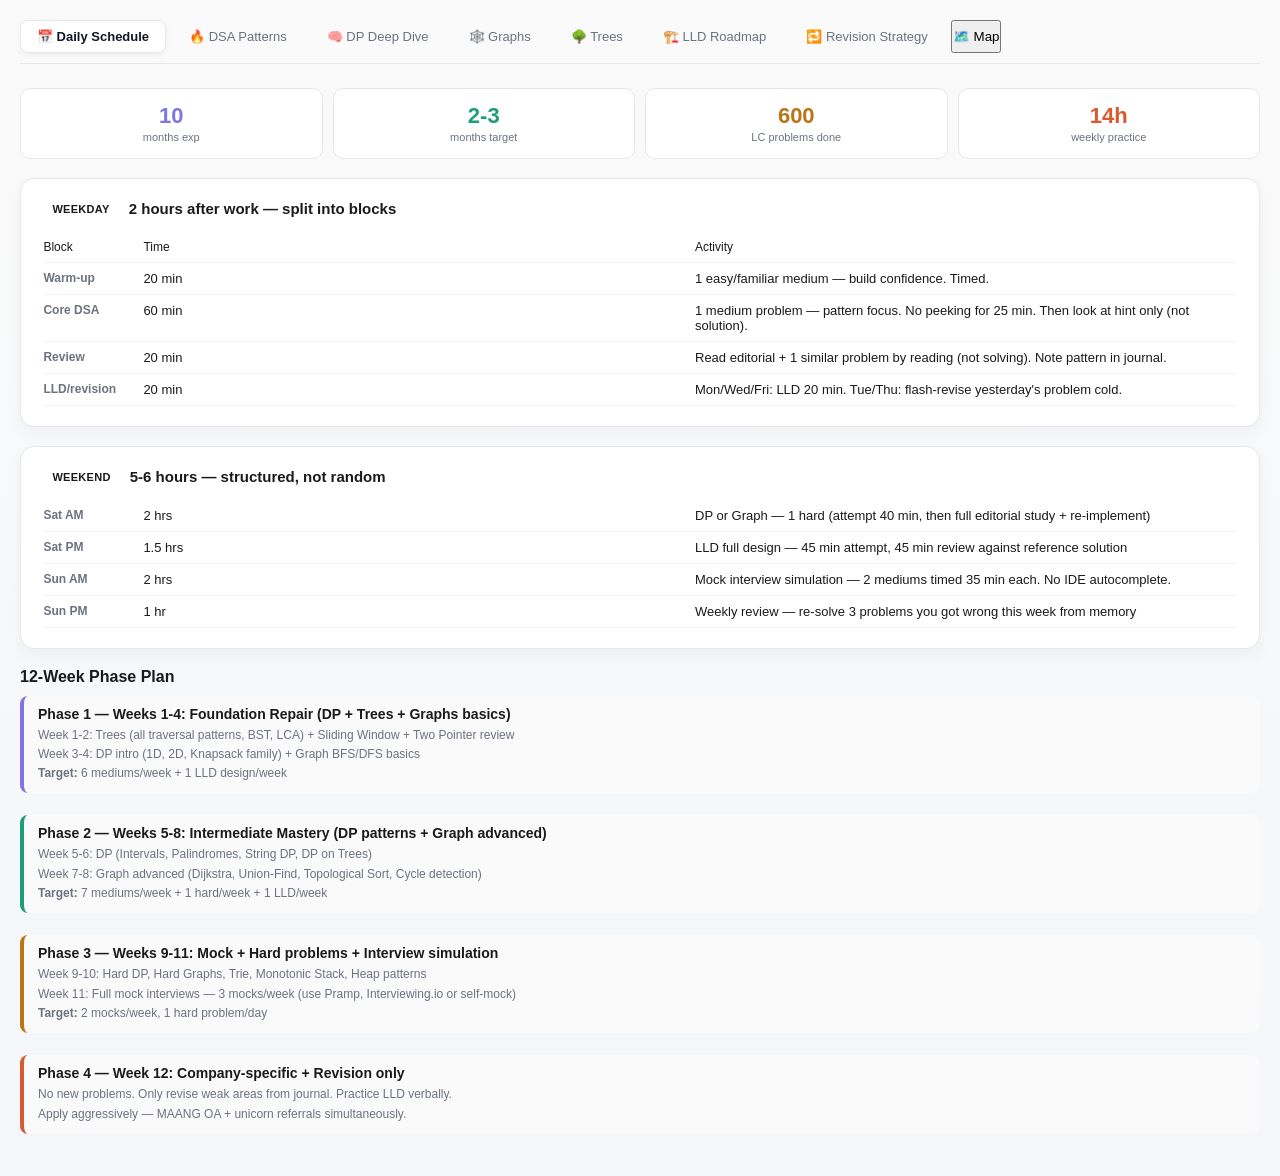
<file: index.html>
<html>
  <head>
    <title>DSA & LLD Roadmap</title>
    <link rel="stylesheet" href="style.css">
  </head>
  <body>
    <div>

<div class="tabs">
  <button class="tab active" onclick="show('schedule')">📅 Daily Schedule</button>
  <button class="tab" onclick="show('dsa')">🔥 DSA Patterns</button>
  <button class="tab" onclick="show('dp')">🧠 DP Deep Dive</button>
  <button class="tab" onclick="show('graphs')">🕸️ Graphs</button>
  <button class="tab" onclick="show('trees')">🌳 Trees</button>
  <button class="tab" onclick="show('lld')">🏗️ LLD Roadmap</button>
  <button class="tab" onclick="show('revision')">🔁 Revision Strategy</button>
  <button class="open-btn" onclick="window.location.href='s.html'">🗺️ Map</button>
</div>

<!-- SCHEDULE -->
<div id="schedule" class="section active">
  <div class="metric-row">
    <div class="metric"><div class="metric-val" style="color:#7F77DD">10</div><div class="metric-lbl">months exp</div></div>
    <div class="metric"><div class="metric-val" style="color:#1D9E75">2-3</div><div class="metric-lbl">months target</div></div>
    <div class="metric"><div class="metric-val" style="color:#BA7517">600</div><div class="metric-lbl">LC problems done</div></div>
    <div class="metric"><div class="metric-val" style="color:#D85A30">14h</div><div class="metric-lbl">weekly practice</div></div>
  </div>

  <div class="card">
    <div class="card-header"><span class="badge badge-purple">WEEKDAY</span><span class="pattern-title">2 hours after work — split into blocks</span></div>
    <div class="day-row" style="font-size:12px;font-weight:500;color:var(--color-text-secondary)">
      <div>Block</div><div>Time</div><div>Activity</div>
    </div>
    <div class="day-row">
      <div class="day-label">Warm-up</div><div>20 min</div><div>1 easy/familiar medium — build confidence. Timed.</div>
    </div>
    <div class="day-row">
      <div class="day-label">Core DSA</div><div>60 min</div><div>1 medium problem — pattern focus. No peeking for 25 min. Then look at hint only (not solution).</div>
    </div>
    <div class="day-row">
      <div class="day-label">Review</div><div>20 min</div><div>Read editorial + 1 similar problem by reading (not solving). Note pattern in journal.</div>
    </div>
    <div class="day-row">
      <div class="day-label">LLD/revision</div><div>20 min</div><div>Mon/Wed/Fri: LLD 20 min. Tue/Thu: flash-revise yesterday's problem cold.</div>
    </div>
  </div>

  <div class="card">
    <div class="card-header"><span class="badge badge-teal">WEEKEND</span><span class="pattern-title">5-6 hours — structured, not random</span></div>
    <div class="day-row">
      <div class="day-label">Sat AM</div><div>2 hrs</div><div>DP or Graph — 1 hard (attempt 40 min, then full editorial study + re-implement)</div>
    </div>
    <div class="day-row">
      <div class="day-label">Sat PM</div><div>1.5 hrs</div><div>LLD full design — 45 min attempt, 45 min review against reference solution</div>
    </div>
    <div class="day-row">
      <div class="day-label">Sun AM</div><div>2 hrs</div><div>Mock interview simulation — 2 mediums timed 35 min each. No IDE autocomplete.</div>
    </div>
    <div class="day-row">
      <div class="day-label">Sun PM</div><div>1 hr</div><div>Weekly review — re-solve 3 problems you got wrong this week from memory</div>
    </div>
  </div>

  <h3>12-Week Phase Plan</h3>
  <div class="week-block">
    <div class="week-title">Phase 1 — Weeks 1-4: Foundation Repair (DP + Trees + Graphs basics)</div>
    <div class="week-sub">
      Week 1-2: Trees (all traversal patterns, BST, LCA) + Sliding Window + Two Pointer review<br>
      Week 3-4: DP intro (1D, 2D, Knapsack family) + Graph BFS/DFS basics<br>
      <b>Target:</b> 6 mediums/week + 1 LLD design/week
    </div>
  </div>
  <div class="week-block" style="border-color:#1D9E75">
    <div class="week-title">Phase 2 — Weeks 5-8: Intermediate Mastery (DP patterns + Graph advanced)</div>
    <div class="week-sub">
      Week 5-6: DP (Intervals, Palindromes, String DP, DP on Trees)<br>
      Week 7-8: Graph advanced (Dijkstra, Union-Find, Topological Sort, Cycle detection)<br>
      <b>Target:</b> 7 mediums/week + 1 hard/week + 1 LLD/week
    </div>
  </div>
  <div class="week-block" style="border-color:#BA7517">
    <div class="week-title">Phase 3 — Weeks 9-11: Mock + Hard problems + Interview simulation</div>
    <div class="week-sub">
      Week 9-10: Hard DP, Hard Graphs, Trie, Monotonic Stack, Heap patterns<br>
      Week 11: Full mock interviews — 3 mocks/week (use Pramp, Interviewing.io or self-mock)<br>
      <b>Target:</b> 2 mocks/week, 1 hard problem/day
    </div>
  </div>
  <div class="week-block" style="border-color:#D85A30">
    <div class="week-title">Phase 4 — Week 12: Company-specific + Revision only</div>
    <div class="week-sub">
      No new problems. Only revise weak areas from journal. Practice LLD verbally.<br>
      Apply aggressively — MAANG OA + unicorn referrals simultaneously.
    </div>
  </div>
</div>

<!-- DSA PATTERNS -->
<div id="dsa" class="section">
  <div class="tip-box"><b>Strategy for you:</b> You know patterns. Your issue is transfer — solving a <i>new</i> problem with a known pattern. Each entry below has a standard anchor question + a similar "twist" question that uses the same pattern differently.</div>

  <div class="card">
    <div class="card-header"><span class="badge badge-blue">Arrays & Hashing</span></div>
    <table>
      <tr><th>Pattern</th><th>Standard (anchor)</th><th>Similar / Twist (challenge you)</th></tr>
      <tr><td>Prefix sum</td><td class="q-standard">Subarray sum equals K (LC 560)</td><td><div class="q-similar">Count subarrays with equal 0s and 1s (convert 0→-1, same pattern)</div></td></tr>
      <tr><td>Prefix sum</td><td class="q-standard">Product of array except self (LC 238)</td><td><div class="q-similar">Max product subarray with at-most K negatives</div></td></tr>
      <tr><td>Hashing</td><td class="q-standard">Group anagrams (LC 49)</td><td><div class="q-similar">Group strings by shifted pattern (abc → bcd → same group)</div></td></tr>
      <tr><td>Hashing</td><td class="q-standard">Longest consecutive sequence (LC 128)</td><td><div class="q-similar">Longest arithmetic progression in unsorted array</div></td></tr>
    </table>
  </div>

  <div class="card">
    <div class="card-header"><span class="badge badge-teal">Two Pointer / Sliding Window</span></div>
    <table>
      <tr><th>Pattern</th><th>Standard (anchor)</th><th>Similar / Twist</th></tr>
      <tr><td>Shrinkable window</td><td class="q-standard">Longest substring without repeat (LC 3)</td><td><div class="q-similar">Longest substring with at-most K distinct chars (LC 340)</div></td></tr>
      <tr><td>Fixed window</td><td class="q-standard">Max sum subarray of size K</td><td><div class="q-similar">Max vowels in substring of size K (LC 1456)</div></td></tr>
      <tr><td>Two pointer opposite</td><td class="q-standard">Container with most water (LC 11)</td><td><div class="q-similar">Trapping rain water (LC 42) — same intuition, harder implementation</div></td></tr>
      <tr><td>Minimum window</td><td class="q-standard">Minimum window substring (LC 76)</td><td><div class="q-similar">Smallest subarray with all distinct chars from pattern</div></td></tr>
    </table>
  </div>

  <div class="card">
    <div class="card-header"><span class="badge badge-amber">Stack / Monotonic Stack</span></div>
    <table>
      <tr><th>Pattern</th><th>Standard (anchor)</th><th>Similar / Twist</th></tr>
      <tr><td>Next greater element</td><td class="q-standard">Daily temperatures (LC 739)</td><td><div class="q-similar">Next greater element II (circular array, LC 503)</div></td></tr>
      <tr><td>Histogram</td><td class="q-standard">Largest rectangle in histogram (LC 84)</td><td><div class="q-similar">Maximal rectangle in binary matrix (LC 85) — run LC 84 on each row</div></td></tr>
      <tr><td>Monotonic stack</td><td class="q-standard">Sum of subarray minimums (LC 907)</td><td><div class="q-similar">Sum of subarray ranges (LC 2104)</div></td></tr>
    </table>
  </div>

  <div class="card">
    <div class="card-header"><span class="badge badge-coral">Binary Search</span></div>
    <table>
      <tr><th>Pattern</th><th>Standard (anchor)</th><th>Similar / Twist</th></tr>
      <tr><td>On answer space</td><td class="q-standard">Koko eating bananas (LC 875)</td><td><div class="q-similar">Minimum days to make M bouquets (LC 1482) — same binary search on answer</div></td></tr>
      <tr><td>Rotated array</td><td class="q-standard">Search in rotated sorted array (LC 33)</td><td><div class="q-similar">Find minimum in rotated sorted array II with duplicates (LC 154)</div></td></tr>
      <tr><td>2D binary search</td><td class="q-standard">Search a 2D matrix (LC 74)</td><td><div class="q-similar">Kth smallest element in sorted matrix (LC 378)</div></td></tr>
    </table>
  </div>

  <div class="card">
    <div class="card-header"><span class="badge badge-purple">Heap / Priority Queue</span></div>
    <table>
      <tr><th>Pattern</th><th>Standard (anchor)</th><th>Similar / Twist</th></tr>
      <tr><td>K-th element</td><td class="q-standard">Kth largest element (LC 215)</td><td><div class="q-similar">K closest points to origin (LC 973)</div></td></tr>
      <tr><td>Merge K sorted</td><td class="q-standard">Merge K sorted lists (LC 23)</td><td><div class="q-similar">Smallest range covering K lists (LC 632) — harder variant</div></td></tr>
      <tr><td>Two heaps</td><td class="q-standard">Find median from data stream (LC 295)</td><td><div class="q-similar">Sliding window median (LC 480) — two heaps with removal</div></td></tr>
      <tr><td>Task scheduling</td><td class="q-standard">Task scheduler (LC 621)</td><td><div class="q-similar">Reorganize string (LC 767)</div></td></tr>
    </table>
  </div>

  <div class="card">
    <div class="card-header"><span class="badge badge-teal">Backtracking</span></div>
    <table>
      <tr><th>Pattern</th><th>Standard (anchor)</th><th>Similar / Twist</th></tr>
      <tr><td>Subsets</td><td class="q-standard">Subsets II with duplicates (LC 90)</td><td><div class="q-similar">Count subsets with given sum (DP or backtrack)</div></td></tr>
      <tr><td>Permutations</td><td class="q-standard">Permutations (LC 46)</td><td><div class="q-similar">Permutation sequence (LC 60) — K-th permutation without generating all</div></td></tr>
      <tr><td>Combination sum</td><td class="q-standard">Combination sum II (LC 40)</td><td><div class="q-similar">Letter combinations of phone number (LC 17)</div></td></tr>
    </table>
  </div>

  <div class="card">
    <div class="card-header"><span class="badge badge-blue">Intervals</span></div>
    <table>
      <tr><th>Pattern</th><th>Standard (anchor)</th><th>Similar / Twist</th></tr>
      <tr><td>Merge</td><td class="q-standard">Merge intervals (LC 56)</td><td><div class="q-similar">Employee free time (LC 759) — merge across multiple schedules</div></td></tr>
      <tr><td>Insert</td><td class="q-standard">Insert interval (LC 57)</td><td><div class="q-similar">Add bold tag in string (LC 616)</div></td></tr>
      <tr><td>Sweep line</td><td class="q-standard">Meeting rooms II (LC 253)</td><td><div class="q-similar">Car pooling (LC 1094) — capacity constraint added</div></td></tr>
    </table>
  </div>

  <div class="card">
    <div class="card-header"><span class="badge badge-red">Bit Manipulation</span></div>
    <table>
      <tr><th>Pattern</th><th>Standard (anchor)</th><th>Similar / Twist</th></tr>
      <tr><td>XOR trick</td><td class="q-standard">Single number (LC 136)</td><td><div class="q-similar">Single number III — two missing numbers (LC 260)</div></td></tr>
      <tr><td>Bit masking</td><td class="q-standard">Number of 1 bits (LC 191)</td><td><div class="q-similar">Counting bits (LC 338) — DP + bit trick</div></td></tr>
    </table>
  </div>
</div>

<!-- DP DEEP DIVE -->
<div id="dp" class="section">
  <div class="tip-box"><b>Your real problem with DP:</b> You can solve problems you've seen. You freeze on new ones because you don't have a <i>thinking process</i> yet. Learn the 4-step DP framework first, then patterns become handles.</div>

  <div class="card">
    <div class="card-header"><span class="badge badge-purple">The 4-Step DP Framework (apply to every new problem)</span></div>
    <div style="font-size:13px;line-height:1.8">
      <div style="padding:4px 0"><b>1. Define state</b> — dp[i] means "answer for input of size i" or dp[i][j] means "answer considering first i items, capacity j"</div>
      <div style="padding:4px 0"><b>2. Write recurrence</b> — how does dp[i] relate to dp[i-1]? (include/exclude, take/skip)</div>
      <div style="padding:4px 0"><b>3. Base cases</b> — dp[0] = ? dp[1] = ?</div>
      <div style="padding:4px 0"><b>4. Order of computation</b> — fill left-to-right, or diagonally (intervals), or bottom-up</div>
    </div>
  </div>

  <h3>1D DP Patterns</h3>
  <div class="card">
    <table>
      <tr><th>Pattern</th><th>Standard anchor</th><th>Similar twist</th><th>Key recurrence idea</th></tr>
      <tr>
        <td>Linear DP</td>
        <td class="q-standard">Climbing stairs (LC 70)<br><span class="pill pill-med">Med</span></td>
        <td><div class="q-similar">Min cost climbing stairs (LC 746) — add cost dimension</div></td>
        <td style="font-size:12px;color:var(--color-text-secondary)">dp[i] = dp[i-1] + dp[i-2]</td>
      </tr>
      <tr>
        <td>Kadane variant</td>
        <td class="q-standard">Max product subarray (LC 152)<span class="pill pill-med">Med</span></td>
        <td><div class="q-similar">Max sum circular subarray (LC 918)</div></td>
        <td style="font-size:12px;color:var(--color-text-secondary)">Track both max and min (negatives flip)</td>
      </tr>
      <tr>
        <td>Decision DP</td>
        <td class="q-standard">House robber (LC 198)<span class="pill pill-med">Med</span></td>
        <td><div class="q-similar">House robber II circular (LC 213), then House Robber III on tree (LC 337)</div></td>
        <td style="font-size:12px;color:var(--color-text-secondary)">dp[i] = max(dp[i-2]+A[i], dp[i-1])</td>
      </tr>
      <tr>
        <td>Jump game family</td>
        <td class="q-standard">Jump game II (LC 45)<span class="pill pill-med">Med</span></td>
        <td><div class="q-similar">Jump game III (LC 1306) — BFS variant; Jump game VII (LC 1871)</div></td>
        <td style="font-size:12px;color:var(--color-text-secondary)">Greedy reachability or BFS states</td>
      </tr>
    </table>
  </div>

  <h3>2D DP Patterns</h3>
  <div class="card">
    <table>
      <tr><th>Pattern</th><th>Standard anchor</th><th>Similar twist</th></tr>
      <tr>
        <td>Grid paths</td>
        <td class="q-standard">Unique paths II with obstacles (LC 63)<span class="pill pill-med">Med</span></td>
        <td><div class="q-similar">Cherry pickup (LC 741) — two agents on same grid <span class="pill pill-hard">Hard</span></div></td>
      </tr>
      <tr>
        <td>LCS family</td>
        <td class="q-standard">Longest common subsequence (LC 1143)<span class="pill pill-med">Med</span></td>
        <td><div class="q-similar">Edit distance (LC 72), Shortest common supersequence (LC 1092)</div></td>
      </tr>
      <tr>
        <td>String match DP</td>
        <td class="q-standard">Distinct subsequences (LC 115)<span class="pill pill-hard">Hard</span></td>
        <td><div class="q-similar">Interleaving string (LC 97), Wildcard matching (LC 44)</div></td>
      </tr>
    </table>
  </div>

  <h3>Knapsack Family (most asked in India unicorns)</h3>
  <div class="card">
    <table>
      <tr><th>Type</th><th>Standard anchor</th><th>Similar twist</th></tr>
      <tr>
        <td>0/1 Knapsack</td>
        <td class="q-standard">Partition equal subset sum (LC 416)<span class="pill pill-med">Med</span></td>
        <td><div class="q-similar">Last stone weight II (LC 1049) — same as 0/1 knapsack framing</div></td>
      </tr>
      <tr>
        <td>Unbounded knapsack</td>
        <td class="q-standard">Coin change (LC 322)<span class="pill pill-med">Med</span></td>
        <td><div class="q-similar">Coin change II counting ways (LC 518), Integer break (LC 343)</div></td>
      </tr>
      <tr>
        <td>Bounded</td>
        <td class="q-standard">Target sum (LC 494)<span class="pill pill-med">Med</span></td>
        <td><div class="q-similar">Number of ways to reach target with dice rolls (LC 1155)</div></td>
      </tr>
    </table>
  </div>

  <h3>Interval DP (frequently asked in MAANG)</h3>
  <div class="card">
    <table>
      <tr><th>Standard anchor</th><th>Similar twist</th></tr>
      <tr>
        <td class="q-standard">Burst balloons (LC 312)<span class="pill pill-hard">Hard</span></td>
        <td><div class="q-similar">Strange printer (LC 664), Minimum cost tree from leaf values (LC 1130)</div></td>
      </tr>
      <tr>
        <td class="q-standard">Matrix chain multiplication (classic)</td>
        <td><div class="q-similar">Minimum cost to cut a stick (LC 1547)</div></td>
      </tr>
    </table>
  </div>

  <h3>DP on Strings</h3>
  <div class="card">
    <table>
      <tr><th>Standard anchor</th><th>Similar twist</th></tr>
      <tr>
        <td class="q-standard">Longest palindromic subsequence (LC 516)<span class="pill pill-med">Med</span></td>
        <td><div class="q-similar">Palindromic partitioning II (LC 132) <span class="pill pill-hard">Hard</span></div></td>
      </tr>
      <tr>
        <td class="q-standard">Word break (LC 139)<span class="pill pill-med">Med</span></td>
        <td><div class="q-similar">Word break II (LC 140) — return all valid sentences <span class="pill pill-hard">Hard</span></div></td>
      </tr>
      <tr>
        <td class="q-standard">Decode ways (LC 91)<span class="pill pill-med">Med</span></td>
        <td><div class="q-similar">Decode ways II with wildcard * (LC 639)</div></td>
      </tr>
    </table>
  </div>

  <h3>DP on Trees</h3>
  <div class="card">
    <table>
      <tr><th>Standard anchor</th><th>Similar twist</th></tr>
      <tr>
        <td class="q-standard">House robber III (LC 337)<span class="pill pill-med">Med</span></td>
        <td><div class="q-similar">Maximum sum BST in binary tree (LC 1373)</div></td>
      </tr>
      <tr>
        <td class="q-standard">Binary tree cameras (LC 968)<span class="pill pill-hard">Hard</span></td>
        <td><div class="q-similar">Distribute coins in binary tree (LC 979)</div></td>
      </tr>
    </table>
  </div>
</div>

<!-- GRAPHS -->
<div id="graphs" class="section">
  <div class="tip-box"><b>Graph confidence formula:</b> BFS/DFS → Cycle detection → Topo sort → Dijkstra → Union-Find → then hard problems. Master this exact order. Don't skip.</div>

  <div class="card">
    <div class="card-header"><span class="badge badge-teal">BFS Patterns</span></div>
    <table>
      <tr><th>Pattern</th><th>Standard anchor</th><th>Similar twist</th></tr>
      <tr>
        <td>Multi-source BFS</td>
        <td class="q-standard">01 Matrix (LC 542)<span class="pill pill-med">Med</span></td>
        <td><div class="q-similar">Walls and gates (LC 286), Rotting oranges (LC 994)</div></td>
      </tr>
      <tr>
        <td>BFS levels</td>
        <td class="q-standard">Word ladder (LC 127)<span class="pill pill-hard">Hard</span></td>
        <td><div class="q-similar">Open the lock (LC 752), Minimum genetic mutation (LC 433)</div></td>
      </tr>
      <tr>
        <td>BFS on grid</td>
        <td class="q-standard">Shortest path in binary matrix (LC 1091)</td>
        <td><div class="q-similar">Escape the spreading fire (LC 2258) — two BFS combined</div></td>
      </tr>
    </table>
  </div>

  <div class="card">
    <div class="card-header"><span class="badge badge-purple">DFS Patterns</span></div>
    <table>
      <tr><th>Pattern</th><th>Standard anchor</th><th>Similar twist</th></tr>
      <tr>
        <td>Island counting</td>
        <td class="q-standard">Number of islands (LC 200)<span class="pill pill-med">Med</span></td>
        <td><div class="q-similar">Max area of island (LC 695), Count sub islands (LC 1905)</div></td>
      </tr>
      <tr>
        <td>Cycle detection</td>
        <td class="q-standard">Course schedule (LC 207) — directed graph<span class="pill pill-med">Med</span></td>
        <td><div class="q-similar">Find eventual safe states (LC 802)</div></td>
      </tr>
      <tr>
        <td>Connected components</td>
        <td class="q-standard">Number of provinces (LC 547)</td>
        <td><div class="q-similar">Number of operations to make network connected (LC 1319)</div></td>
      </tr>
      <tr>
        <td>Flood fill</td>
        <td class="q-standard">Pacific Atlantic water flow (LC 417)<span class="pill pill-med">Med</span></td>
        <td><div class="q-similar">Making a large island (LC 827) <span class="pill pill-hard">Hard</span></div></td>
      </tr>
    </table>
  </div>

  <div class="card">
    <div class="card-header"><span class="badge badge-amber">Topological Sort</span></div>
    <table>
      <tr><th>Standard anchor</th><th>Similar twist</th></tr>
      <tr>
        <td class="q-standard">Course schedule II (LC 210) — return order<span class="pill pill-med">Med</span></td>
        <td><div class="q-similar">Alien dictionary (LC 269) — build graph from strings, then topo sort <span class="pill pill-hard">Hard</span></div></td>
      </tr>
      <tr>
        <td class="q-standard">Minimum height trees (LC 310)</td>
        <td><div class="q-similar">Sequence reconstruction (LC 444) — is unique topo order possible?</div></td>
      </tr>
    </table>
  </div>

  <div class="card">
    <div class="card-header"><span class="badge badge-blue">Shortest Path</span></div>
    <table>
      <tr><th>Algorithm</th><th>Standard anchor</th><th>Similar twist</th></tr>
      <tr>
        <td>Dijkstra</td>
        <td class="q-standard">Network delay time (LC 743)<span class="pill pill-med">Med</span></td>
        <td><div class="q-similar">Path with minimum effort (LC 1631), Cheapest flights within K stops (LC 787)</div></td>
      </tr>
      <tr>
        <td>Bellman-Ford</td>
        <td class="q-standard">Cheapest flights within K stops (LC 787)<span class="pill pill-med">Med</span></td>
        <td><div class="q-similar">Negative weight cycle detection</div></td>
      </tr>
      <tr>
        <td>BFS 0-1</td>
        <td class="q-standard">Minimum cost to make at least one valid path (LC 1368)<span class="pill pill-hard">Hard</span></td>
        <td><div class="q-similar">Minimum obstacle removal to reach corner (LC 2290)</div></td>
      </tr>
    </table>
  </div>

  <div class="card">
    <div class="card-header"><span class="badge badge-coral">Union-Find (DSU)</span></div>
    <table>
      <tr><th>Standard anchor</th><th>Similar twist</th></tr>
      <tr>
        <td class="q-standard">Redundant connection (LC 684)<span class="pill pill-med">Med</span></td>
        <td><div class="q-similar">Accounts merge (LC 721) — DSU on strings</div></td>
      </tr>
      <tr>
        <td class="q-standard">Number of islands II (LC 305)<span class="pill pill-hard">Hard</span></td>
        <td><div class="q-similar">Most stones removed with same row or column (LC 947)</div></td>
      </tr>
    </table>
  </div>

  <div class="card">
    <div class="card-header"><span class="badge badge-red">Advanced Graph (MAANG level)</span></div>
    <table>
      <tr><th>Topic</th><th>Standard anchor</th><th>Similar twist</th></tr>
      <tr>
        <td>Bipartite check</td>
        <td class="q-standard">Is graph bipartite? (LC 785)</td>
        <td><div class="q-similar">Possible bipartition (LC 886)</div></td>
      </tr>
      <tr>
        <td>MST (Kruskal/Prim)</td>
        <td class="q-standard">Min cost to connect all points (LC 1584)</td>
        <td><div class="q-similar">Find critical and pseudo-critical edges in MST (LC 1489)</div></td>
      </tr>
      <tr>
        <td>SCC / Bridges</td>
        <td class="q-standard">Critical connections in network (LC 1192) — Tarjan's<span class="pill pill-hard">Hard</span></td>
        <td><div class="q-similar">Find bridges, articulation points</div></td>
      </tr>
    </table>
  </div>
</div>

<!-- TREES -->
<div id="trees" class="section">
  <div class="tip-box"><b>Trees = recursion practice.</b> Every tree problem is: "solve for left subtree + right subtree + root". Get this reflex and 80% of tree mediums become solvable.</div>

  <div class="card">
    <div class="card-header"><span class="badge badge-teal">Traversal Patterns</span></div>
    <table>
      <tr><th>Pattern</th><th>Standard anchor</th><th>Similar twist</th></tr>
      <tr>
        <td>Level-order BFS</td>
        <td class="q-standard">Binary tree right side view (LC 199)<span class="pill pill-med">Med</span></td>
        <td><div class="q-similar">Find bottom left tree value (LC 513), Zigzag level order (LC 103)</div></td>
      </tr>
      <tr>
        <td>DFS path tracking</td>
        <td class="q-standard">Path sum II — all paths (LC 113)<span class="pill pill-med">Med</span></td>
        <td><div class="q-similar">Path sum III counting paths (LC 437), Binary tree maximum path sum (LC 124)</div></td>
      </tr>
      <tr>
        <td>Inorder property</td>
        <td class="q-standard">Validate BST (LC 98)<span class="pill pill-med">Med</span></td>
        <td><div class="q-similar">Recover BST (LC 99) — two nodes swapped</div></td>
      </tr>
    </table>
  </div>

  <div class="card">
    <div class="card-header"><span class="badge badge-purple">Recursion + Return value</span></div>
    <table>
      <tr><th>Standard anchor</th><th>Similar twist</th></tr>
      <tr>
        <td class="q-standard">Lowest common ancestor (LC 236)<span class="pill pill-med">Med</span></td>
        <td><div class="q-similar">LCA of deepest leaves (LC 1123), LCA in BST (LC 235 — simpler)</div></td>
      </tr>
      <tr>
        <td class="q-standard">Diameter of binary tree (LC 543)</td>
        <td><div class="q-similar">Longest zigzag path (LC 1372), Time needed to inform all employees (LC 1376)</div></td>
      </tr>
      <tr>
        <td class="q-standard">Symmetric tree (LC 101)</td>
        <td><div class="q-similar">Check if two trees are mirrors, Flip equivalent binary trees (LC 951)</div></td>
      </tr>
    </table>
  </div>

  <div class="card">
    <div class="card-header"><span class="badge badge-amber">BST Operations</span></div>
    <table>
      <tr><th>Standard anchor</th><th>Similar twist</th></tr>
      <tr>
        <td class="q-standard">Kth smallest in BST (LC 230)<span class="pill pill-med">Med</span></td>
        <td><div class="q-similar">BST iterator (LC 173) — inorder lazily</div></td>
      </tr>
      <tr>
        <td class="q-standard">Convert sorted array to BST (LC 108)</td>
        <td><div class="q-similar">Convert sorted list to BST (LC 109) — linked list, no index access</div></td>
      </tr>
      <tr>
        <td class="q-standard">Delete node in BST (LC 450)</td>
        <td><div class="q-similar">Insert into BST (LC 701), Trim BST (LC 669)</div></td>
      </tr>
    </table>
  </div>

  <div class="card">
    <div class="card-header"><span class="badge badge-blue">Construction / Serialization</span></div>
    <table>
      <tr><th>Standard anchor</th><th>Similar twist</th></tr>
      <tr>
        <td class="q-standard">Construct tree from preorder+inorder (LC 105)<span class="pill pill-med">Med</span></td>
        <td><div class="q-similar">Construct from postorder+inorder (LC 106), from preorder only if BST (LC 1008)</div></td>
      </tr>
      <tr>
        <td class="q-standard">Serialize and deserialize binary tree (LC 297)<span class="pill pill-hard">Hard</span></td>
        <td><div class="q-similar">Serialize BST (LC 449) — more compact encoding possible</div></td>
      </tr>
    </table>
  </div>

  <div class="card">
    <div class="card-header"><span class="badge badge-coral">Trie (must know for MAANG)</span></div>
    <table>
      <tr><th>Standard anchor</th><th>Similar twist</th></tr>
      <tr>
        <td class="q-standard">Implement Trie (LC 208)</td>
        <td><div class="q-similar">Add and search word (LC 211) — wildcard '.'</div></td>
      </tr>
      <tr>
        <td class="q-standard">Word search II (LC 212)<span class="pill pill-hard">Hard</span></td>
        <td><div class="q-similar">Replace words (LC 648), Map sum pairs (LC 677)</div></td>
      </tr>
      <tr>
        <td class="q-standard">Maximum XOR of two numbers (LC 421)</td>
        <td><div class="q-similar">Maximum XOR with element from array (LC 1707)</div></td>
      </tr>
    </table>
  </div>
</div>

<!-- LLD -->
<div id="lld" class="section">
  <div class="tip-box"><b>Your LLD issue is specific:</b> 2-2.5 hours is too long because you're not using a structured 45-min framework. Here's the exact process to cut that time in half.</div>

  <div class="card">
    <div class="card-header"><span class="badge badge-purple">The 45-Minute LLD Framework</span></div>
    <div class="lld-step">
      <div class="lld-num">1</div>
      <div class="lld-content">
        <div class="lld-title">Requirements clarification (5 min)</div>
        <div class="lld-desc">Ask: who are the actors? What are the core 3-4 use cases? Any constraints (concurrent users, read-heavy vs write-heavy)? Write them down visibly. Don't skip this — edge cases come from unclear requirements.</div>
      </div>
    </div>
    <div class="lld-step">
      <div class="lld-num">2</div>
      <div class="lld-content">
        <div class="lld-title">Core entities / nouns (5 min)</div>
        <div class="lld-desc">List all nouns from the problem: User, Booking, Vehicle, Payment, Notification. These become your classes. Cross out any that are just attributes (color, price = attributes of Vehicle, not separate classes).</div>
      </div>
    </div>
    <div class="lld-step">
      <div class="lld-num">3</div>
      <div class="lld-content">
        <div class="lld-title">Relationships (5 min)</div>
        <div class="lld-desc">For each pair: Is it association (HAS-A)? Inheritance (IS-A)? Composition (owned lifecycle)? Aggregation (independent lifecycle)? Draw arrows — solid for association, hollow triangle for inheritance.</div>
      </div>
    </div>
    <div class="lld-step">
      <div class="lld-num">4</div>
      <div class="lld-content">
        <div class="lld-title">Class diagram with methods (15 min)</div>
        <div class="lld-desc">For each class: 3-5 key attributes, 2-3 key methods. Don't go beyond this in an interview. Use enums for states (BookingStatus: PENDING, CONFIRMED, CANCELLED). Use interfaces for behaviors (Payable, Notifiable).</div>
      </div>
    </div>
    <div class="lld-step">
      <div class="lld-num">5</div>
      <div class="lld-content">
        <div class="lld-title">Design patterns application (10 min)</div>
        <div class="lld-desc">Apply 1-2 patterns that genuinely fit. Don't force all patterns. Common fits: Strategy (payment methods), Observer (notifications), Factory (vehicle/room type creation), Singleton (config/DB connection).</div>
      </div>
    </div>
    <div class="lld-step">
      <div class="lld-num">6</div>
      <div class="lld-content">
        <div class="lld-title">Edge cases walk-through (5 min)</div>
        <div class="lld-desc">Concurrent booking? Cancellation mid-payment? User deletes account? Walk through 2-3 scenarios using your design. This is what interviewers love to probe.</div>
      </div>
    </div>
  </div>

  <h3>Must-Practice LLD Questions (standard → similar)</h3>
  <div class="card">
    <table>
      <tr><th>Standard LLD</th><th>Similar twist</th><th>Key pattern</th></tr>
      <tr>
        <td class="q-standard">Parking Lot</td>
        <td><div class="q-similar">Airport check-in system, Movie theater booking</div></td>
        <td style="font-size:12px;color:var(--color-text-secondary)">Strategy (pricing), Factory (spot type), Observer (status)</td>
      </tr>
      <tr>
        <td class="q-standard">Library Management System</td>
        <td><div class="q-similar">Hotel booking system, Gym membership management</div></td>
        <td style="font-size:12px;color:var(--color-text-secondary)">State machine (book/member status), Observer</td>
      </tr>
      <tr>
        <td class="q-standard">Elevator System</td>
        <td><div class="q-similar">Traffic light system, Vending machine</div></td>
        <td style="font-size:12px;color:var(--color-text-secondary)">State pattern, Strategy (scheduling algorithm)</td>
      </tr>
      <tr>
        <td class="q-standard">Chess game</td>
        <td><div class="q-similar">Tic-tac-toe, Snake & Ladder, Ludo</div></td>
        <td style="font-size:12px;color:var(--color-text-secondary)">Factory (pieces), Command (moves), Observer (win check)</td>
      </tr>
      <tr>
        <td class="q-standard">ATM machine</td>
        <td><div class="q-similar">Vending machine, Food delivery order flow</div></td>
        <td style="font-size:12px;color:var(--color-text-secondary)">State pattern, Chain of responsibility</td>
      </tr>
      <tr>
        <td class="q-standard">Ride-sharing (Uber)</td>
        <td><div class="q-similar">Food delivery (Swiggy), Courier tracking</div></td>
        <td style="font-size:12px;color:var(--color-text-secondary)">Observer, Strategy (driver matching), State machine</td>
      </tr>
      <tr>
        <td class="q-standard">Rate limiter</td>
        <td><div class="q-similar">API gateway, Circuit breaker pattern</div></td>
        <td style="font-size:12px;color:var(--color-text-secondary)">Token bucket, Sliding window counter</td>
      </tr>
    </table>
  </div>

  <h3>Design Patterns You Must Know (Java)</h3>
  <div class="card">
    <table>
      <tr><th>Pattern</th><th>When to use</th><th>LLD problem it fits</th></tr>
      <tr><td>Singleton</td><td style="font-size:12px">DB connection, Config, Logger</td><td style="font-size:12px">Almost every system</td></tr>
      <tr><td>Factory / Abstract Factory</td><td style="font-size:12px">Create objects without specifying class</td><td style="font-size:12px">Parking lot (spot types), Chess (pieces)</td></tr>
      <tr><td>Strategy</td><td style="font-size:12px">Interchangeable algorithms at runtime</td><td style="font-size:12px">Payment methods, Sorting, Driver matching</td></tr>
      <tr><td>Observer</td><td style="font-size:12px">One-to-many event notification</td><td style="font-size:12px">Booking confirmation, Stock price alerts</td></tr>
      <tr><td>Decorator</td><td style="font-size:12px">Add behavior without subclassing</td><td style="font-size:12px">Pizza toppings, Logger with timestamps</td></tr>
      <tr><td>Builder</td><td style="font-size:12px">Complex object construction step-by-step</td><td style="font-size:12px">Query builder, Report generation</td></tr>
      <tr><td>State</td><td style="font-size:12px">Object behavior changes with state</td><td style="font-size:12px">Elevator, ATM, Traffic light</td></tr>
      <tr><td>Command</td><td style="font-size:12px">Encapsulate operations (undo/redo)</td><td style="font-size:12px">Text editor, Chess moves</td></tr>
    </table>
  </div>

  <div class="card" style="border-color:#7F77DD">
    <div class="card-header"><span class="badge badge-purple">Resources (best for 2026)</span></div>
    <div style="font-size:13px;line-height:2">
      <div>• <b>Refactoring Guru</b> — refactoring.guru/design-patterns (best visual explanations)</div>
      <div>• <b>GitHub: prasadgujar/low-level-design-primer</b> — Java implementations of all standard LLD problems</div>
      <div>• <b>Concept && Coding YouTube</b> — Shrayansh Jain's LLD playlist (best for Indian interviews, 2024-25)</div>
      <div>• <b>Head First Design Patterns</b> — read chapters 1, 2, 5, 8, 9 only (skip others initially)</div>
    </div>
  </div>
</div>

<!-- REVISION STRATEGY -->
<div id="revision" class="section">
  <div class="tip-box"><b>Why revision fails:</b> You re-read or re-watch solutions. That gives you the illusion of knowing. Real revision = solving from scratch, explaining out loud, and identifying the exact moment you got stuck.</div>

  <div class="card">
    <div class="card-header"><span class="badge badge-purple">Spaced Repetition System (do this)</span></div>
    <table>
      <tr><th>When</th><th>What to do</th></tr>
      <tr><td style="white-space:nowrap">Day 0</td><td>Solve problem. Note: pattern name, key insight, where you got stuck.</td></tr>
      <tr><td style="white-space:nowrap">Day 1</td><td>Re-solve from memory in 15 min. Don't look at code. Only check if you got stuck.</td></tr>
      <tr><td style="white-space:nowrap">Day 3</td><td>Re-solve again. Should feel automatic now. If not — flag it as "weak problem".</td></tr>
      <tr><td style="white-space:nowrap">Day 7</td><td>Only weak problems. Explain the approach out loud (rubber duck).</td></tr>
      <tr><td style="white-space:nowrap">Weekly Sunday</td><td>Pick 3 random solved problems. Re-solve cold. Track pass/fail rate.</td></tr>
    </table>
  </div>

  <div class="card">
    <div class="card-header"><span class="badge badge-teal">Pattern Journal (keep this)</span></div>
    <div style="font-size:13px;line-height:1.8">
      For every problem you solve, write 3 lines in a Notion/paper journal:
      <div style="margin-top:8px;background:var(--color-background-secondary);padding:10px;border-radius:8px;font-family:var(--font-mono);font-size:12px;line-height:1.8">
        Problem: Subarray sum = K (LC 560)<br>
        Pattern: Prefix sum + HashMap<br>
        Key insight: If prefix[j] - prefix[i] = K, then count += freq[prefix[j] - K]<br>
        Edge case: Empty subarray → initialize freq[0] = 1
      </div>
      <div style="margin-top:8px">Review this journal before every mock interview. 200 entries = your entire DSA brain externalized.</div>
    </div>
  </div>

  <div class="card">
    <div class="card-header"><span class="badge badge-amber">What to do when you're stuck in interview</span></div>
    <div style="font-size:13px;line-height:1.8">
      <div style="padding:3px 0"><b>1.</b> Say the brute force first — always. Even O(n³). Never sit silent.</div>
      <div style="padding:3px 0"><b>2.</b> Think about what's repeated — "if we computed X already, do we need to compute it again?" → DP or memoization</div>
      <div style="padding:3px 0"><b>3.</b> Think about sorted order — "if array were sorted, would it be easier?" → two pointer or binary search</div>
      <div style="padding:3px 0"><b>4.</b> Think about monotonicity — "do I need the previous max/min seen?" → stack or deque</div>
      <div style="padding:3px 0"><b>5.</b> Draw a small example on paper/whiteboard and trace manually</div>
    </div>
  </div>

  <div class="card">
    <div class="card-header"><span class="badge badge-coral">Confidence Building (your specific problem)</span></div>
    <div style="font-size:13px;line-height:1.8">
      You said you freeze on new problems. Here's the drill: every Sunday, pick 1 problem you've <i>never seen</i> and attempt it <i>without</i> any hints for 35 minutes. Record:<br><br>
      <div style="padding:4px 0">• Did you identify the pattern? (Y/N)</div>
      <div style="padding:4px 0">• Did you write a working solution? (Y/N)</div>
      <div style="padding:4px 0">• Time taken?</div>
      <div style="margin-top:8px">Track this weekly. You'll see pattern recognition speed increase after week 4. That metric is your real interview readiness signal — not how many questions you've solved.</div>
    </div>
  </div>

  <div class="card">
    <div class="card-header"><span class="badge badge-blue">Company-Specific Focus</span></div>
    <table>
      <tr><th>Company type</th><th>High frequency topics</th></tr>
      <tr><td>Amazon</td><td style="font-size:12px">Arrays, Strings, Trees, Graphs, DP (medium), BFS/DFS, Leadership principle questions</td></tr>
      <tr><td>Google</td><td style="font-size:12px">Hard DP, Graph, Binary Search on answer, Math problems, Segment trees</td></tr>
      <tr><td>Microsoft</td><td style="font-size:12px">Trees, Strings, Arrays, medium DP, some design questions</td></tr>
      <tr><td>Indian unicorns (Swiggy/Zepto/Groww)</td><td style="font-size:12px">Arrays, Sliding window, Heap, Two pointer, LLD is heavy here</td></tr>
      <tr><td>Atlassian / Salesforce India</td><td style="font-size:12px">String processing, Graph, medium DP, strong LLD round</td></tr>
    </table>
  </div>
</div>
    </div>
    <script>
function show(id) {
  document.querySelectorAll('.section').forEach(s => s.classList.remove('active'));
  document.querySelectorAll('.tab').forEach(t => t.classList.remove('active'));
  document.getElementById(id).classList.add('active');
  event.target.classList.add('active');
}
</script>
  </body>
</html>
</file>
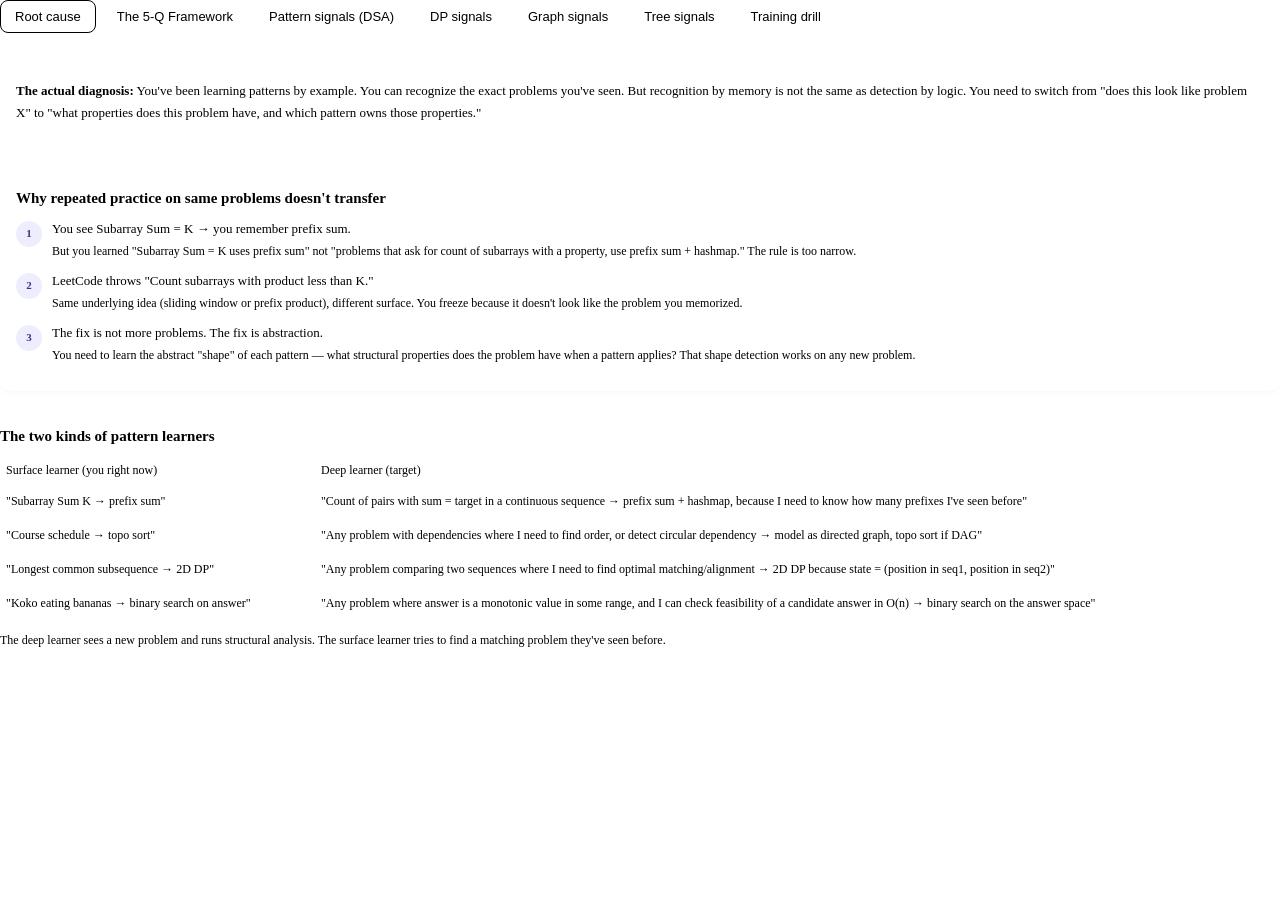
<file: s.html>
<html>



<head>  <title>DSA & LLD Roadmap</title>
  <link rel="stylesheet" href="s.css">
</head>
<body>
<div class="tabs">
  <button class="tab active" onclick="show('why')">Root cause</button>
  <button class="tab" onclick="show('framework')">The 5-Q Framework</button>
  <button class="tab" onclick="show('signals')">Pattern signals (DSA)</button>
  <button class="tab" onclick="show('dp-signals')">DP signals</button>
  <button class="tab" onclick="show('graph-signals')">Graph signals</button>
  <button class="tab" onclick="show('tree-signals')">Tree signals</button>
  <button class="tab" onclick="show('drill')">Training drill</button>
</div>

<div id="why" class="section active">
  <div class="tip"><b>The actual diagnosis:</b> You've been learning patterns by example. You can recognize the exact problems you've seen. But recognition by memory is not the same as detection by logic. You need to switch from "does this look like problem X" to "what properties does this problem have, and which pattern owns those properties."</div>

  <div class="card">
    <h3>Why repeated practice on same problems doesn't transfer</h3>
    <div class="decision-step">
      <div class="ds-num">1</div>
      <div class="ds-body"><div class="ds-q">You see Subarray Sum = K → you remember prefix sum.</div><div class="ds-a">But you learned "Subarray Sum = K uses prefix sum" not "problems that ask for count of subarrays with a property, use prefix sum + hashmap." The rule is too narrow.</div></div>
    </div>
    <div class="decision-step">
      <div class="ds-num">2</div>
      <div class="ds-body"><div class="ds-q">LeetCode throws "Count subarrays with product less than K."</div><div class="ds-a">Same underlying idea (sliding window or prefix product), different surface. You freeze because it doesn't look like the problem you memorized.</div></div>
    </div>
    <div class="decision-step">
      <div class="ds-num">3</div>
      <div class="ds-body"><div class="ds-q">The fix is not more problems. The fix is abstraction.</div><div class="ds-a">You need to learn the abstract "shape" of each pattern — what structural properties does the problem have when a pattern applies? That shape detection works on any new problem.</div></div>
    </div>
  </div>

  <div class="table-wrapper">
    <h3>The two kinds of pattern learners</h3>
    <table>
      <tr><th>Surface learner (you right now)</th><th>Deep learner (target)</th></tr>
      <tr><td style="font-size:12px;color:var(--color-text-secondary)">"Subarray Sum K → prefix sum"</td><td style="font-size:12px;color:var(--color-text-secondary)">"Count of pairs with sum = target in a continuous sequence → prefix sum + hashmap, because I need to know how many prefixes I've seen before"</td></tr>
      <tr><td style="font-size:12px;color:var(--color-text-secondary)">"Course schedule → topo sort"</td><td style="font-size:12px;color:var(--color-text-secondary)">"Any problem with dependencies where I need to find order, or detect circular dependency → model as directed graph, topo sort if DAG"</td></tr>
      <tr><td style="font-size:12px;color:var(--color-text-secondary)">"Longest common subsequence → 2D DP"</td><td style="font-size:12px;color:var(--color-text-secondary)">"Any problem comparing two sequences where I need to find optimal matching/alignment → 2D DP because state = (position in seq1, position in seq2)"</td></tr>
      <tr><td style="font-size:12px;color:var(--color-text-secondary)">"Koko eating bananas → binary search on answer"</td><td style="font-size:12px;color:var(--color-text-secondary)">"Any problem where answer is a monotonic value in some range, and I can check feasibility of a candidate answer in O(n) → binary search on the answer space"</td></tr>
    </table>
    <div style="margin-top:10px;font-size:12px;color:var(--color-text-secondary)">The deep learner sees a new problem and runs structural analysis. The surface learner tries to find a matching problem they've seen before.</div>
  </div>
</div>

<div id="framework" class="section">
  <div class="tip"><b>Run these 5 questions on every new problem. In order. Every time.</b> This is your detection protocol. After 30 problems with this protocol, it becomes reflex.</div>

  <div class="card">
    <div class="decision-step">
      <div class="ds-num">1</div>
      <div class="ds-body">
        <div class="ds-q">Q1: What is the input shape?</div>
        <div class="ds-a">
          Array (sorted? unsorted?) → Binary search, two pointer, sliding window candidates<br>
          String → Sliding window, hashing, DP on strings, Trie<br>
          Graph / adjacency list → BFS, DFS, Dijkstra, Union-Find<br>
          Tree → Recursion, DFS, BFS level-order<br>
          Two sequences → 2D DP (LCS family)<br>
          Grid (matrix) → BFS flood fill, DFS, DP on grid<br>
          Set of items with weights/values → Knapsack DP
        </div>
      </div>
    </div>
    <div class="decision-step">
      <div class="ds-num">2</div>
      <div class="ds-body">
        <div class="ds-q">Q2: What is the question actually asking?</div>
        <div class="ds-a">
          Count something → Prefix sum, hashmap, DP counting<br>
          Find min/max → DP optimization, greedy, Dijkstra<br>
          Find all (enumerate) → Backtracking<br>
          Is it possible / valid? → BFS/DFS reachability, Union-Find connectivity<br>
          Find order / sequence → Topo sort<br>
          Find kth element → Heap, QuickSelect<br>
          Detect cycle → Floyd's, DFS with color, Union-Find
        </div>
      </div>
    </div>
    <div class="decision-step">
      <div class="ds-num">3</div>
      <div class="ds-body">
        <div class="ds-q">Q3: Are there constraints I should exploit?</div>
        <div class="ds-a">
          "Subarray" or "contiguous" → Sliding window or prefix sum (not backtracking)<br>
          "Subsequence" (not contiguous) → DP or two pointer<br>
          "Sorted input" → Binary search, two pointer<br>
          "No extra space" → In-place techniques, Floyd's<br>
          "Distinct / unique" → Hashset<br>
          "At most K" or "exactly K" → Sliding window with constraint<br>
          "All permutations / combinations" → Backtracking<br>
          "Minimum cost to connect" → MST (Kruskal/Prim)<br>
          "Shortest path with weights" → Dijkstra / Bellman-Ford
        </div>
      </div>
    </div>
    <div class="decision-step">
      <div class="ds-num">4</div>
      <div class="ds-body">
        <div class="ds-q">Q4: Can I define "optimal substructure"?</div>
        <div class="ds-a">
          Ask yourself: "If I knew the answer for a smaller version of this problem, could I build the answer for the full problem?"<br><br>
          YES → DP or recursion + memo. Now define: what is the smallest subproblem? That is your dp[i] state.<br>
          NO → Greedy or direct simulation is likely enough.<br><br>
          This single question is the entire secret to knowing when to use DP.
        </div>
      </div>
    </div>
    <div class="decision-step">
      <div class="ds-num">5</div>
      <div class="ds-body">
        <div class="ds-q">Q5: What is the brute force, and what is wasteful in it?</div>
        <div class="ds-a">
          Always write brute force first mentally.<br>
          Then ask: "What am I recomputing over and over?"<br><br>
          If you recompute overlapping subproblems → Memoize → DP<br>
          If you recompute prefix sums → Store in hashmap<br>
          If you linearly scan for next greater/smaller → Use a monotonic stack<br>
          If you repeatedly find min/max → Use a heap<br>
          If you search in a sorted space → Binary search<br><br>
          The optimization is always about eliminating the redundant work in brute force.
        </div>
      </div>
    </div>
  </div>

  <div class="card">
    <h3>Apply this to a real example — "minimum path sum in a grid"</h3>
    <div class="mono">
Q1: Input shape → 2D grid (matrix). Candidates: grid DP, BFS.<br>
Q2: Question → find minimum (optimization). Greedy or DP.<br>
Q3: Constraints → "top-left to bottom-right, only right/down moves" — no branching choices, strict direction.<br>
Q4: Optimal substructure → min path to (i,j) = min(path to (i-1,j), path to (i,j-1)) + grid[i][j]. YES → DP.<br>
Q5: Brute force recomputes same cells → memoize each cell's min path.<br>
<br>
Result: 2D DP, dp[i][j] = grid[i][j] + min(dp[i-1][j], dp[i][j-1]).
    </div>
    <div style="font-size:12px;color:var(--color-text-secondary);margin-top:6px">You didn't need to remember this problem. You derived the pattern from the structure.</div>
  </div>
</div>

<div id="signals" class="section">
  <div class="tip"><b>These are the structural signals</b> — properties of the problem, not keywords in the title. Train yourself to notice these in the first 2 minutes of reading any problem.</div>

  <h3>Signal → Pattern mapping</h3>

  <div class="signal-box">
    <div class="signal-title">Signal: "contiguous subarray" + "find count/length/sum"</div>
    <div class="signal-body">
      <span class="badge b-p">Sliding Window</span> when you need max/min length or a condition over a window<br>
      <span class="badge b-t">Prefix Sum + HashMap</span> when you need to count subarrays with exact target sum<br>
      Key difference: "at most K" → sliding window. "exactly K" → prefix sum.
    </div>
  </div>

  <div class="signal-box teal">
    <div class="signal-title">Signal: sorted input OR problem asks to "minimize the maximum" or "maximize the minimum"</div>
    <div class="signal-body">
      <span class="badge b-b">Binary Search</span> — specifically binary search on the answer space.<br>
      The trick: if you can check "is X a feasible answer?" in O(n), and the answer space is monotonic, binary search on it.<br>
      Examples: Koko bananas, split array largest sum, capacity to ship packages — all same skeleton.
    </div>
  </div>

  <div class="signal-box amber">
    <div class="signal-title">Signal: "next greater", "previous smaller", "span", "histogram"</div>
    <div class="signal-body">
      <span class="badge b-a">Monotonic Stack</span><br>
      Maintain a stack that is always sorted (increasing or decreasing). When you break the order, pop and process.<br>
      If it's about a range/window maximum → <span class="badge b-a">Monotonic Deque</span>
    </div>
  </div>

  <div class="signal-box coral">
    <div class="signal-title">Signal: "k-th largest/smallest", "top K", "median", "streaming data"</div>
    <div class="signal-body">
      <span class="badge b-c">Heap (PriorityQueue)</span><br>
      Two heaps for median. Min-heap for top K largest. Max-heap for K smallest.<br>
      If it's "merge K sorted" → heap with (value, list_index, element_index).
    </div>
  </div>

  <div class="signal-box blue">
    <div class="signal-title">Signal: "all subsets", "all permutations", "all paths", "generate all valid combinations"</div>
    <div class="signal-body">
      <span class="badge b-b">Backtracking</span><br>
      Template: choose → recurse → unchoose. Add pruning when constraint is violated.<br>
      Key: if problem asks for COUNT of valid combinations, switch to DP (backtracking is exponential).
    </div>
  </div>

  <div class="signal-box red">
    <div class="signal-title">Signal: "overlapping intervals", "meeting rooms", "events with start/end"</div>
    <div class="signal-body">
      <span class="badge b-r">Intervals — sort by start</span><br>
      Merge: iterate and compare end of last vs start of current.<br>
      Count max overlap: sweep line with events array or min-heap of end times.<br>
      Insert: binary search for position, then merge.
    </div>
  </div>

  <div class="signal-box green">
    <div class="signal-title">Signal: "find duplicate", "detect cycle in linked list", "missing number"</div>
    <div class="signal-body">
      <span class="badge b-g">Floyd's / XOR / Index-as-hashmap</span><br>
      No extra space → Floyd's tortoise and hare for cycle.<br>
      Missing/duplicate in range [1..n] → index marking or XOR trick.
    </div>
  </div>

  <div class="sep"></div>
  <h3>The "at most K" vs "exactly K" signal — most misused pattern</h3>
  <div class="card">
    <div class="mono">
"at most K distinct chars"       → shrinkable sliding window (expand right, shrink left when violated)<br>
"exactly K distinct chars"       → f(exactly K) = f(at most K) - f(at most K-1)  [TWO window calls!]<br>
"at most K replacements"         → sliding window (LC 424 longest repeating char replacement)<br>
"exactly K operations allowed"   → usually DP with state (index, k_remaining)
    </div>
    <div style="font-size:12px;color:var(--color-text-secondary);margin-top:6px">This single distinction explains why you solve "at most K" correctly but freeze on "exactly K".</div>
  </div>
</div>

<div id="dp-signals" class="section">
  <div class="tip"><b>DP signal detection is all about identifying what changes between subproblems.</b> That "thing that changes" is your state. Once you have the state, the recurrence almost writes itself.</div>

  <div class="signal-box">
    <div class="signal-title">Signal: "how many ways to reach / make / partition"</div>
    <div class="signal-body">
      <span class="badge b-p">Counting DP</span> — dp[i] = number of ways<br>
      Coin change II, unique paths, target sum, stair climbing.<br>
      Recurrence: dp[i] += dp[i - something] for each valid choice.
    </div>
  </div>

  <div class="signal-box teal">
    <div class="signal-title">Signal: "minimum/maximum cost / length / deletions to achieve X"</div>
    <div class="signal-body">
      <span class="badge b-t">Optimization DP</span> — dp[i] = min or max value<br>
      Edit distance, coin change (min coins), longest increasing subsequence (LIS → max length).<br>
      Recurrence: dp[i] = min/max(dp[j] + cost) for valid j.
    </div>
  </div>

  <div class="signal-box amber">
    <div class="signal-title">Signal: TWO sequences being compared / aligned / matched</div>
    <div class="signal-body">
      <span class="badge b-a">2D DP — LCS family</span><br>
      State: dp[i][j] = answer considering first i chars of s1 and first j chars of s2.<br>
      LCS, Edit distance, Wildcard matching, Distinct subsequences, Interleaving strings.<br>
      Base cases: dp[0][j] = j (deletions), dp[i][0] = i (insertions).
    </div>
  </div>

  <div class="signal-box coral">
    <div class="signal-title">Signal: "partition array into two equal halves" or "can we pick items summing to X"</div>
    <div class="signal-body">
      <span class="badge b-c">0/1 Knapsack</span><br>
      Each item can be taken or left. dp[j] = can we achieve sum j?<br>
      Partition equal subset (LC 416), Last stone weight II (LC 1049), Target sum.<br>
      Run backwards when using 1D array to avoid reusing same item.
    </div>
  </div>

  <div class="signal-box blue">
    <div class="signal-title">Signal: "interval" — problem defined on subarray [i..j] where answer for [i..j] depends on answers for smaller intervals</div>
    <div class="signal-body">
      <span class="badge b-b">Interval DP</span><br>
      State: dp[i][j] = answer for subarray from index i to j.<br>
      Fill diagonally: length 1 first, then 2, then 3... up to full length.<br>
      Burst balloons, minimum cost to cut stick, palindrome partitioning.
    </div>
  </div>

  <div class="signal-box red">
    <div class="signal-title">Signal: "at each position, decide include/skip with some restriction on adjacent"</div>
    <div class="signal-body">
      <span class="badge b-r">Decision DP — House Robber family</span><br>
      dp[i] = best you can do considering first i elements.<br>
      dp[i] = max(dp[i-1], dp[i-2] + nums[i]).<br>
      Circular → run twice: [0..n-2] and [1..n-1], take max. On tree → DFS returning (take, skip).
    </div>
  </div>

  <div class="signal-box green">
    <div class="signal-title">Signal: "longest increasing subsequence" style — find longest chain where each element satisfies a condition with the previous</div>
    <div class="signal-body">
      <span class="badge b-g">LIS pattern</span><br>
      O(n²) DP or O(n log n) with patience sorting / binary search.<br>
      Applies to: LIS (LC 300), Russian doll envelopes (LC 354), longest chain of pairs.<br>
      Key: sort by one dimension, LIS on the other.
    </div>
  </div>

  <div class="sep"></div>
  <h3>How to define dp state when stuck</h3>
  <div class="card">
    <div class="mono">
Step 1: Ask "what would I need to know at position i to make the optimal decision?"<br>
Step 2: Everything you "need to know" becomes dimensions of your state.<br>
Step 3: If state has 1 thing → 1D dp[i]. If 2 things → 2D dp[i][j].<br>
<br>
Example: "Longest path in grid where each step must be strictly increasing"<br>
At cell (i,j): I need to know → which cell I'm at. That's it → dp[i][j] = longest path starting from (i,j).<br>
<br>
Example: "Min cost with at most K transactions (stocks)"<br>
At day i with k transactions left: I need → (day, k, holding or not) → dp[i][k][0/1].
    </div>
  </div>
</div>

<div id="graph-signals" class="section">
  <div class="tip"><b>Graph pattern detection starts with one question: "What is a node, and what is an edge?"</b> Many problems are secretly graph problems once you model them correctly. If you can't answer this, you haven't modeled the problem yet.</div>

  <div class="signal-box">
    <div class="signal-title">Signal: "find all connected components" or "how many groups" or "are A and B in the same group"</div>
    <div class="signal-body">
      <span class="badge b-p">DFS / BFS component counting</span> OR <span class="badge b-p">Union-Find (DSU)</span><br>
      Use DSU when: unions happen online (one at a time), you need fast "same group?" queries.<br>
      Use BFS/DFS when: you need to process/label each component's members.<br>
      Examples: Number of islands, Number of provinces, Accounts merge.
    </div>
  </div>

  <div class="signal-box teal">
    <div class="signal-title">Signal: "shortest path" — unweighted graph</div>
    <div class="signal-body">
      <span class="badge b-t">BFS — always BFS for unweighted shortest path</span><br>
      BFS guarantees shortest path in unweighted graphs because each level = one more edge.<br>
      Multi-source BFS: put ALL sources in queue at start, they expand simultaneously.<br>
      Examples: 01 Matrix, Rotting oranges, Word ladder.
    </div>
  </div>

  <div class="signal-box amber">
    <div class="signal-title">Signal: "shortest path" — weighted graph with non-negative weights</div>
    <div class="signal-body">
      <span class="badge b-a">Dijkstra</span> — min-heap + visited set.<br>
      State in heap: (cost, node). Process cheapest first.<br>
      Variant: if edge weights are 0 or 1 only → use deque (0-1 BFS), O(V+E) instead of O(E log V).<br>
      Examples: Network delay time, Path with minimum effort, Cheapest flights (with K stop constraint → Bellman-Ford).
    </div>
  </div>

  <div class="signal-box coral">
    <div class="signal-title">Signal: "dependencies" / "prerequisites" / "ordering" / "can we finish all tasks"</div>
    <div class="signal-body">
      <span class="badge b-c">Topological Sort (Kahn's BFS or DFS)</span><br>
      Model: tasks = nodes, dependency A→B = directed edge.<br>
      If cycle exists → impossible (return empty).<br>
      Kahn's: start from nodes with in-degree 0, process one layer at a time.<br>
      Examples: Course schedule, Alien dictionary, Sequence reconstruction.
    </div>
  </div>

  <div class="signal-box blue">
    <div class="signal-title">Signal: "minimum cost to connect all nodes" or "minimum spanning tree"</div>
    <div class="signal-body">
      <span class="badge b-b">Kruskal (sort edges + DSU)</span> or <span class="badge b-b">Prim (heap-based)</span><br>
      Kruskal: sort all edges by weight, add edge if it connects two different components.<br>
      Examples: Min cost to connect all points (LC 1584), Optimize water distribution.<br>
      Not Dijkstra — Dijkstra finds shortest path from source, MST connects all nodes.
    </div>
  </div>

  <div class="signal-box red">
    <div class="signal-title">Signal: "can we color graph with 2 colors" or "split into two groups with no internal conflict"</div>
    <div class="signal-body">
      <span class="badge b-r">Bipartite check — BFS/DFS coloring</span><br>
      Try to 2-color with BFS. If neighbor has same color → not bipartite.<br>
      Examples: Is graph bipartite (LC 785), Possible bipartition (LC 886).<br>
      Equivalent: can you separate nodes into two sets where all edges cross between sets?
    </div>
  </div>

  <div class="signal-box green">
    <div class="signal-title">Signal: "the problem is NOT a graph but can be MODELED as one"</div>
    <div class="signal-body">
      This is the hardest detection. Non-obvious graph problems:<br>
      Word ladder: words = nodes, 1-char-different = edge → BFS<br>
      Open the lock: each lock state = node, one turn = edge → BFS<br>
      Escape the maze: position = node, each move = edge → BFS<br>
      Gene mutation: gene string = node, one mutation = edge → BFS<br>
      <b>Pattern: if the "state" changes step by step and you want min steps → model as BFS on state space.</b>
    </div>
  </div>

  <div class="sep"></div>
  <h3>DFS color states — critical for cycle detection</h3>
  <div class="card">
    <div class="mono">
WHITE (0) = not visited<br>
GRAY  (1) = currently in recursion stack (being processed)<br>
BLACK (2) = fully processed<br>
<br>
Cycle in DIRECTED graph: if you visit a GRAY node → cycle exists.<br>
(Visiting a BLACK node is fine — it's already been processed.)<br>
<br>
Cycle in UNDIRECTED graph: if you visit any visited node that is NOT your parent → cycle.
    </div>
    <div style="font-size:12px;color:var(--color-text-secondary);margin-top:6px">Most people only know "visited = true/false" and get wrong answers on directed graphs. GRAY vs BLACK is the fix.</div>
  </div>
</div>

<div id="tree-signals" class="section">
  <div class="tip"><b>Trees are recursion problems.</b> Every tree problem has one recursive structure: solve for left subtree → solve for right subtree → combine at root. The only question is what you return from each call.</div>

  <div class="signal-box">
    <div class="signal-title">Signal: "find a value / path / node at a specific depth" or "level-by-level processing"</div>
    <div class="signal-body">
      <span class="badge b-p">BFS (level-order)</span> — use queue, process layer by layer.<br>
      Right side view → take last element of each level.<br>
      Level averages → sum / count per level.<br>
      Connect next right pointers → process pairs within each level.
    </div>
  </div>

  <div class="signal-box teal">
    <div class="signal-title">Signal: "path from root to leaf" or "path sum" or "root-to-leaf string"</div>
    <div class="signal-body">
      <span class="badge b-t">DFS with running state passed down</span><br>
      Pass current path / current sum as parameter going DOWN the tree.<br>
      At leaf: check if condition is met.<br>
      Examples: Path sum II, root-to-leaf numbers, binary watch.
    </div>
  </div>

  <div class="signal-box amber">
    <div class="signal-title">Signal: "any path" (not necessarily root-to-leaf) or "diameter" or "maximum path sum"</div>
    <div class="signal-body">
      <span class="badge b-a">DFS returning value UP + tracking global answer</span><br>
      At each node: compute best you can extend upward (return to parent), but also check if the node can be the "peak" of a path going left-through-root-right.<br>
      This "left + root + right" combination is the answer candidate — update global max.<br>
      Return only the single-branch extension to parent.<br>
      Examples: Diameter (LC 543), Max path sum (LC 124), Longest zigzag.
    </div>
  </div>

  <div class="signal-box coral">
    <div class="signal-title">Signal: "Lowest Common Ancestor" of two nodes</div>
    <div class="signal-body">
      <span class="badge b-c">Post-order DFS</span><br>
      Key insight: LCA is the first node where p and q are in different subtrees (or one of them IS the node).<br>
      If left subtree found one and right subtree found the other → current node is LCA.<br>
      If both found in one subtree → LCA is deeper (return that result up).<br>
      For BST: if both < root → go left. If both > root → go right. Otherwise root is LCA.
    </div>
  </div>

  <div class="signal-box blue">
    <div class="signal-title">Signal: "construct tree from traversal" or "serialize/deserialize"</div>
    <div class="signal-body">
      <span class="badge b-b">Preorder + Inorder → construct</span><br>
      First element of preorder = root. Find root in inorder → left/right split.<br>
      Key: use hashmap for O(1) index lookup in inorder array.<br>
      Serialize with preorder (or level-order with nulls). Deserialize: reconstruct same way.
    </div>
  </div>

  <div class="signal-box red">
    <div class="signal-title">Signal: BST problem — "kth smallest/largest", "range sum", "validate", "insert/delete"</div>
    <div class="signal-body">
      <span class="badge b-r">Inorder traversal gives sorted order</span><br>
      Kth smallest: inorder, count till k (or Morris traversal for O(1) space).<br>
      Validate BST: inorder must be strictly increasing, OR pass (min, max) bounds top-down.<br>
      Range sum: if root < low → go right only. If root > high → go left only. Both sides otherwise.
    </div>
  </div>

  <div class="sep"></div>
  <h3>The one template that covers 80% of tree problems</h3>
  <div class="card">
    <div class="mono">
int solve(TreeNode node) {<br>
    if (node == null) return BASE_CASE;     // define: 0, null, -inf, +inf, false<br>
<br>
    int left  = solve(node.left);           // get answer from left subtree<br>
    int right = solve(node.right);          // get answer from right subtree<br>
<br>
    // Update global answer if path THROUGH this node is a candidate<br>
    globalAns = max(globalAns, left + node.val + right);  // or whatever combines<br>
<br>
    // Return: what can I offer to MY parent? (usually single branch)<br>
    return node.val + max(left, right);<br>
}
    </div>
    <div style="font-size:12px;color:var(--color-text-secondary);margin-top:6px">Diameter, max path sum, longest zigzag, count good nodes — all use this exact skeleton. What changes is BASE_CASE, the globalAns update formula, and the return expression.</div>
  </div>
</div>

<div id="drill" class="section">
  <div class="tip"><b>The transfer drill.</b> This is the training method that actually builds pattern detection — not more problem solving, but structured analysis of problems you haven't solved yet.</div>

  <div class="card">
    <h3>The 10-minute analysis drill (do this on 2 new problems daily)</h3>
    <div class="decision-step">
      <div class="ds-num">1</div>
      <div class="ds-body"><div class="ds-q">Read the problem statement. Set a 2-minute timer. Do NOT code.</div><div class="ds-a">In these 2 minutes: write down your answers to Q1 and Q2 from the framework (input shape, what is asked). Just those two.</div></div>
    </div>
    <div class="decision-step">
      <div class="ds-num">2</div>
      <div class="ds-body"><div class="ds-q">Write one sentence: "This problem is asking me to _____ on a _____ structure."</div><div class="ds-a">Example: "This problem is asking me to COUNT subarrays on an array structure." This forces you to abstract before you pattern-match.</div></div>
    </div>
    <div class="decision-step">
      <div class="ds-num">3</div>
      <div class="ds-body"><div class="ds-q">Now apply Q3 (constraints), Q4 (optimal substructure), Q5 (what's wasteful in brute force).</div><div class="ds-a">After 5 minutes of analysis, write your predicted pattern. Don't solve yet.</div></div>
    </div>
    <div class="decision-step">
      <div class="ds-num">4</div>
      <div class="ds-body"><div class="ds-q">Check the editorial or tag — were you right?</div><div class="ds-a">If YES: implement it. The win is the analysis, not the code.<br>If NO: figure out WHICH question you answered wrong in the framework. That question is your weak point — not the pattern.</div></div>
    </div>
    <div class="decision-step">
      <div class="ds-num">5</div>
      <div class="ds-body"><div class="ds-q">Write in your journal: "Signal I missed → pattern it maps to."</div><div class="ds-a">After 30 of these drills you have 30 signal-to-pattern mappings in your own words. That is your personal signal dictionary. Review before every mock.</div></div>
    </div>
  </div>

  <div class="card">
    <h3>The "near-miss" analysis — most important habit</h3>
    <div style="font-size:13px;line-height:1.8">
      When you solve a problem wrong or freeze: don't just read the solution. Do this instead:
      <div class="mono" style="margin-top:8px">
1. Which of the 5 questions did you NOT ask?<br>
2. Which constraint did you overlook?<br>
3. What was the signal in the problem that you should have detected?<br>
4. Write: "Next time I see [signal], I will think [pattern] because [reason]."
      </div>
      <div style="margin-top:8px;font-size:12px;color:var(--color-text-secondary)">This is the only form of deliberate practice that improves detection speed. Reading solutions improves implementation. Near-miss analysis improves detection.</div>
    </div>
  </div>

  <div class="card">
    <h3>Your personal signal dictionary template (fill one per new pattern learned)</h3>
    <div class="mono">
Signal (what I see in the problem): ___________________<br>
Pattern (what to apply): ___________________<br>
Why this pattern fits: ___________________<br>
A problem where I first saw this: ___________________<br>
A different problem with same signal (that I would have missed): ___________________
    </div>
    <div style="font-size:12px;color:var(--color-text-secondary);margin-top:6px">50 filled entries = you have pattern detection as a muscle. Not knowledge — a muscle.</div>
  </div>

  <div class="table-wrapper" style="border-color:#7F77DD">
    <h3>The 30-day detection speed benchmark</h3>
    <table>
      <tr><th>Week</th><th>Target: time to identify pattern on unseen medium</th><th>How to measure</th></tr>
      <tr><td>Week 1</td><td style="font-size:12px">10-15 minutes (using the 5-Q framework explicitly)</td><td style="font-size:12px">Timer from reading problem to writing pattern name</td></tr>
      <tr><td>Week 2</td><td style="font-size:12px">5-8 minutes (framework becoming automatic)</td><td style="font-size:12px">Same timer, count how many Q's you skipped without thinking</td></tr>
      <tr><td>Week 3</td><td style="font-size:12px">3-5 minutes (signals firing before framework completes)</td><td style="font-size:12px">Did you get it right? Wrong detections go back to near-miss analysis.</td></tr>
      <tr><td>Week 4</td><td style="font-size:12px">Under 2 minutes (reflex)</td><td style="font-size:12px">Mock interview: can you name the pattern before writing a single line of code?</td></tr>
    </table>
    <div style="margin-top:8px;font-size:12px;color:var(--color-text-secondary)">Interview-ready = consistent pattern detection in under 3 minutes on mediums. That's the real bar, not "can solve hard problems."</div>
  </div>
</div>

<script>
function show(id){
  document.querySelectorAll('.section').forEach(s=>s.classList.remove('active'));
  document.querySelectorAll('.tab').forEach(t=>t.classList.remove('active'));
  document.getElementById(id).classList.add('active');
  event.target.classList.add('active');
}
</script>

</body>
</html>
</file>
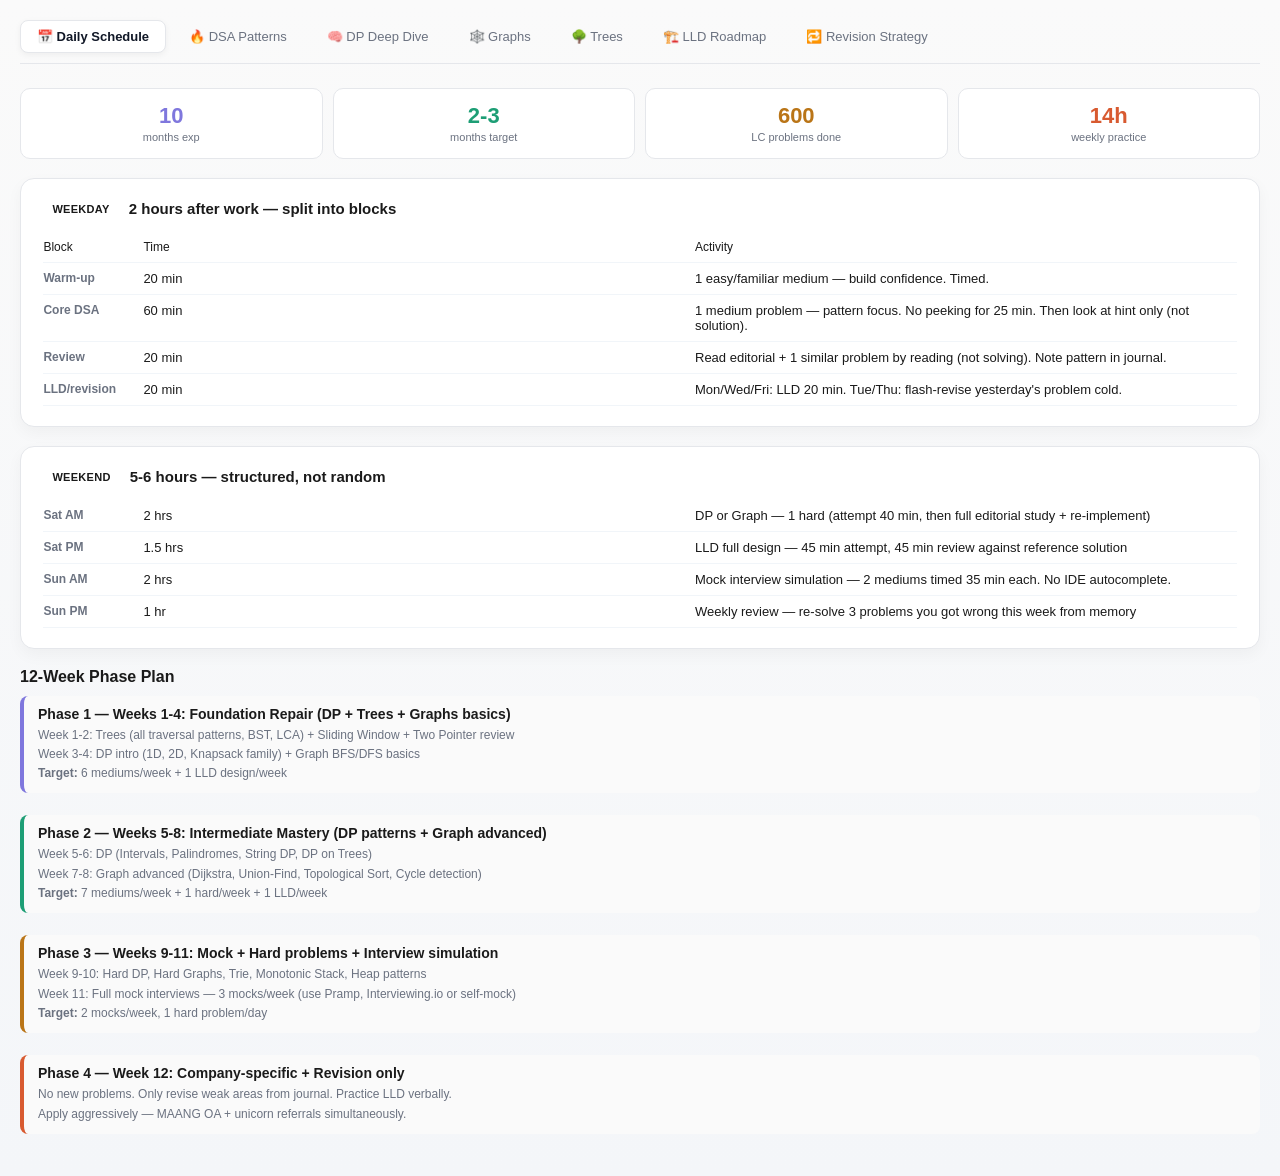
<file: sde1_dsa_lld_roadmap_2026.html>
<html>
  <head>
    <title>DSA & LLD Roadmap</title>
    <link rel="stylesheet" href="style.css">
  </head>
  <body>
    <div>

<div class="tabs">
  <button class="tab active" onclick="show('schedule')">📅 Daily Schedule</button>
  <button class="tab" onclick="show('dsa')">🔥 DSA Patterns</button>
  <button class="tab" onclick="show('dp')">🧠 DP Deep Dive</button>
  <button class="tab" onclick="show('graphs')">🕸️ Graphs</button>
  <button class="tab" onclick="show('trees')">🌳 Trees</button>
  <button class="tab" onclick="show('lld')">🏗️ LLD Roadmap</button>
  <button class="tab" onclick="show('revision')">🔁 Revision Strategy</button>
</div>

<!-- SCHEDULE -->
<div id="schedule" class="section active">
  <div class="metric-row">
    <div class="metric"><div class="metric-val" style="color:#7F77DD">10</div><div class="metric-lbl">months exp</div></div>
    <div class="metric"><div class="metric-val" style="color:#1D9E75">2-3</div><div class="metric-lbl">months target</div></div>
    <div class="metric"><div class="metric-val" style="color:#BA7517">600</div><div class="metric-lbl">LC problems done</div></div>
    <div class="metric"><div class="metric-val" style="color:#D85A30">14h</div><div class="metric-lbl">weekly practice</div></div>
  </div>

  <div class="card">
    <div class="card-header"><span class="badge badge-purple">WEEKDAY</span><span class="pattern-title">2 hours after work — split into blocks</span></div>
    <div class="day-row" style="font-size:12px;font-weight:500;color:var(--color-text-secondary)">
      <div>Block</div><div>Time</div><div>Activity</div>
    </div>
    <div class="day-row">
      <div class="day-label">Warm-up</div><div>20 min</div><div>1 easy/familiar medium — build confidence. Timed.</div>
    </div>
    <div class="day-row">
      <div class="day-label">Core DSA</div><div>60 min</div><div>1 medium problem — pattern focus. No peeking for 25 min. Then look at hint only (not solution).</div>
    </div>
    <div class="day-row">
      <div class="day-label">Review</div><div>20 min</div><div>Read editorial + 1 similar problem by reading (not solving). Note pattern in journal.</div>
    </div>
    <div class="day-row">
      <div class="day-label">LLD/revision</div><div>20 min</div><div>Mon/Wed/Fri: LLD 20 min. Tue/Thu: flash-revise yesterday's problem cold.</div>
    </div>
  </div>

  <div class="card">
    <div class="card-header"><span class="badge badge-teal">WEEKEND</span><span class="pattern-title">5-6 hours — structured, not random</span></div>
    <div class="day-row">
      <div class="day-label">Sat AM</div><div>2 hrs</div><div>DP or Graph — 1 hard (attempt 40 min, then full editorial study + re-implement)</div>
    </div>
    <div class="day-row">
      <div class="day-label">Sat PM</div><div>1.5 hrs</div><div>LLD full design — 45 min attempt, 45 min review against reference solution</div>
    </div>
    <div class="day-row">
      <div class="day-label">Sun AM</div><div>2 hrs</div><div>Mock interview simulation — 2 mediums timed 35 min each. No IDE autocomplete.</div>
    </div>
    <div class="day-row">
      <div class="day-label">Sun PM</div><div>1 hr</div><div>Weekly review — re-solve 3 problems you got wrong this week from memory</div>
    </div>
  </div>

  <h3>12-Week Phase Plan</h3>
  <div class="week-block">
    <div class="week-title">Phase 1 — Weeks 1-4: Foundation Repair (DP + Trees + Graphs basics)</div>
    <div class="week-sub">
      Week 1-2: Trees (all traversal patterns, BST, LCA) + Sliding Window + Two Pointer review<br>
      Week 3-4: DP intro (1D, 2D, Knapsack family) + Graph BFS/DFS basics<br>
      <b>Target:</b> 6 mediums/week + 1 LLD design/week
    </div>
  </div>
  <div class="week-block" style="border-color:#1D9E75">
    <div class="week-title">Phase 2 — Weeks 5-8: Intermediate Mastery (DP patterns + Graph advanced)</div>
    <div class="week-sub">
      Week 5-6: DP (Intervals, Palindromes, String DP, DP on Trees)<br>
      Week 7-8: Graph advanced (Dijkstra, Union-Find, Topological Sort, Cycle detection)<br>
      <b>Target:</b> 7 mediums/week + 1 hard/week + 1 LLD/week
    </div>
  </div>
  <div class="week-block" style="border-color:#BA7517">
    <div class="week-title">Phase 3 — Weeks 9-11: Mock + Hard problems + Interview simulation</div>
    <div class="week-sub">
      Week 9-10: Hard DP, Hard Graphs, Trie, Monotonic Stack, Heap patterns<br>
      Week 11: Full mock interviews — 3 mocks/week (use Pramp, Interviewing.io or self-mock)<br>
      <b>Target:</b> 2 mocks/week, 1 hard problem/day
    </div>
  </div>
  <div class="week-block" style="border-color:#D85A30">
    <div class="week-title">Phase 4 — Week 12: Company-specific + Revision only</div>
    <div class="week-sub">
      No new problems. Only revise weak areas from journal. Practice LLD verbally.<br>
      Apply aggressively — MAANG OA + unicorn referrals simultaneously.
    </div>
  </div>
</div>

<!-- DSA PATTERNS -->
<div id="dsa" class="section">
  <div class="tip-box"><b>Strategy for you:</b> You know patterns. Your issue is transfer — solving a <i>new</i> problem with a known pattern. Each entry below has a standard anchor question + a similar "twist" question that uses the same pattern differently.</div>

  <div class="card">
    <div class="card-header"><span class="badge badge-blue">Arrays & Hashing</span></div>
    <table>
      <tr><th>Pattern</th><th>Standard (anchor)</th><th>Similar / Twist (challenge you)</th></tr>
      <tr><td>Prefix sum</td><td class="q-standard">Subarray sum equals K (LC 560)</td><td><div class="q-similar">Count subarrays with equal 0s and 1s (convert 0→-1, same pattern)</div></td></tr>
      <tr><td>Prefix sum</td><td class="q-standard">Product of array except self (LC 238)</td><td><div class="q-similar">Max product subarray with at-most K negatives</div></td></tr>
      <tr><td>Hashing</td><td class="q-standard">Group anagrams (LC 49)</td><td><div class="q-similar">Group strings by shifted pattern (abc → bcd → same group)</div></td></tr>
      <tr><td>Hashing</td><td class="q-standard">Longest consecutive sequence (LC 128)</td><td><div class="q-similar">Longest arithmetic progression in unsorted array</div></td></tr>
    </table>
  </div>

  <div class="card">
    <div class="card-header"><span class="badge badge-teal">Two Pointer / Sliding Window</span></div>
    <table>
      <tr><th>Pattern</th><th>Standard (anchor)</th><th>Similar / Twist</th></tr>
      <tr><td>Shrinkable window</td><td class="q-standard">Longest substring without repeat (LC 3)</td><td><div class="q-similar">Longest substring with at-most K distinct chars (LC 340)</div></td></tr>
      <tr><td>Fixed window</td><td class="q-standard">Max sum subarray of size K</td><td><div class="q-similar">Max vowels in substring of size K (LC 1456)</div></td></tr>
      <tr><td>Two pointer opposite</td><td class="q-standard">Container with most water (LC 11)</td><td><div class="q-similar">Trapping rain water (LC 42) — same intuition, harder implementation</div></td></tr>
      <tr><td>Minimum window</td><td class="q-standard">Minimum window substring (LC 76)</td><td><div class="q-similar">Smallest subarray with all distinct chars from pattern</div></td></tr>
    </table>
  </div>

  <div class="card">
    <div class="card-header"><span class="badge badge-amber">Stack / Monotonic Stack</span></div>
    <table>
      <tr><th>Pattern</th><th>Standard (anchor)</th><th>Similar / Twist</th></tr>
      <tr><td>Next greater element</td><td class="q-standard">Daily temperatures (LC 739)</td><td><div class="q-similar">Next greater element II (circular array, LC 503)</div></td></tr>
      <tr><td>Histogram</td><td class="q-standard">Largest rectangle in histogram (LC 84)</td><td><div class="q-similar">Maximal rectangle in binary matrix (LC 85) — run LC 84 on each row</div></td></tr>
      <tr><td>Monotonic stack</td><td class="q-standard">Sum of subarray minimums (LC 907)</td><td><div class="q-similar">Sum of subarray ranges (LC 2104)</div></td></tr>
    </table>
  </div>

  <div class="card">
    <div class="card-header"><span class="badge badge-coral">Binary Search</span></div>
    <table>
      <tr><th>Pattern</th><th>Standard (anchor)</th><th>Similar / Twist</th></tr>
      <tr><td>On answer space</td><td class="q-standard">Koko eating bananas (LC 875)</td><td><div class="q-similar">Minimum days to make M bouquets (LC 1482) — same binary search on answer</div></td></tr>
      <tr><td>Rotated array</td><td class="q-standard">Search in rotated sorted array (LC 33)</td><td><div class="q-similar">Find minimum in rotated sorted array II with duplicates (LC 154)</div></td></tr>
      <tr><td>2D binary search</td><td class="q-standard">Search a 2D matrix (LC 74)</td><td><div class="q-similar">Kth smallest element in sorted matrix (LC 378)</div></td></tr>
    </table>
  </div>

  <div class="card">
    <div class="card-header"><span class="badge badge-purple">Heap / Priority Queue</span></div>
    <table>
      <tr><th>Pattern</th><th>Standard (anchor)</th><th>Similar / Twist</th></tr>
      <tr><td>K-th element</td><td class="q-standard">Kth largest element (LC 215)</td><td><div class="q-similar">K closest points to origin (LC 973)</div></td></tr>
      <tr><td>Merge K sorted</td><td class="q-standard">Merge K sorted lists (LC 23)</td><td><div class="q-similar">Smallest range covering K lists (LC 632) — harder variant</div></td></tr>
      <tr><td>Two heaps</td><td class="q-standard">Find median from data stream (LC 295)</td><td><div class="q-similar">Sliding window median (LC 480) — two heaps with removal</div></td></tr>
      <tr><td>Task scheduling</td><td class="q-standard">Task scheduler (LC 621)</td><td><div class="q-similar">Reorganize string (LC 767)</div></td></tr>
    </table>
  </div>

  <div class="card">
    <div class="card-header"><span class="badge badge-teal">Backtracking</span></div>
    <table>
      <tr><th>Pattern</th><th>Standard (anchor)</th><th>Similar / Twist</th></tr>
      <tr><td>Subsets</td><td class="q-standard">Subsets II with duplicates (LC 90)</td><td><div class="q-similar">Count subsets with given sum (DP or backtrack)</div></td></tr>
      <tr><td>Permutations</td><td class="q-standard">Permutations (LC 46)</td><td><div class="q-similar">Permutation sequence (LC 60) — K-th permutation without generating all</div></td></tr>
      <tr><td>Combination sum</td><td class="q-standard">Combination sum II (LC 40)</td><td><div class="q-similar">Letter combinations of phone number (LC 17)</div></td></tr>
    </table>
  </div>

  <div class="card">
    <div class="card-header"><span class="badge badge-blue">Intervals</span></div>
    <table>
      <tr><th>Pattern</th><th>Standard (anchor)</th><th>Similar / Twist</th></tr>
      <tr><td>Merge</td><td class="q-standard">Merge intervals (LC 56)</td><td><div class="q-similar">Employee free time (LC 759) — merge across multiple schedules</div></td></tr>
      <tr><td>Insert</td><td class="q-standard">Insert interval (LC 57)</td><td><div class="q-similar">Add bold tag in string (LC 616)</div></td></tr>
      <tr><td>Sweep line</td><td class="q-standard">Meeting rooms II (LC 253)</td><td><div class="q-similar">Car pooling (LC 1094) — capacity constraint added</div></td></tr>
    </table>
  </div>

  <div class="card">
    <div class="card-header"><span class="badge badge-red">Bit Manipulation</span></div>
    <table>
      <tr><th>Pattern</th><th>Standard (anchor)</th><th>Similar / Twist</th></tr>
      <tr><td>XOR trick</td><td class="q-standard">Single number (LC 136)</td><td><div class="q-similar">Single number III — two missing numbers (LC 260)</div></td></tr>
      <tr><td>Bit masking</td><td class="q-standard">Number of 1 bits (LC 191)</td><td><div class="q-similar">Counting bits (LC 338) — DP + bit trick</div></td></tr>
    </table>
  </div>
</div>

<!-- DP DEEP DIVE -->
<div id="dp" class="section">
  <div class="tip-box"><b>Your real problem with DP:</b> You can solve problems you've seen. You freeze on new ones because you don't have a <i>thinking process</i> yet. Learn the 4-step DP framework first, then patterns become handles.</div>

  <div class="card">
    <div class="card-header"><span class="badge badge-purple">The 4-Step DP Framework (apply to every new problem)</span></div>
    <div style="font-size:13px;line-height:1.8">
      <div style="padding:4px 0"><b>1. Define state</b> — dp[i] means "answer for input of size i" or dp[i][j] means "answer considering first i items, capacity j"</div>
      <div style="padding:4px 0"><b>2. Write recurrence</b> — how does dp[i] relate to dp[i-1]? (include/exclude, take/skip)</div>
      <div style="padding:4px 0"><b>3. Base cases</b> — dp[0] = ? dp[1] = ?</div>
      <div style="padding:4px 0"><b>4. Order of computation</b> — fill left-to-right, or diagonally (intervals), or bottom-up</div>
    </div>
  </div>

  <h3>1D DP Patterns</h3>
  <div class="card">
    <table>
      <tr><th>Pattern</th><th>Standard anchor</th><th>Similar twist</th><th>Key recurrence idea</th></tr>
      <tr>
        <td>Linear DP</td>
        <td class="q-standard">Climbing stairs (LC 70)<br><span class="pill pill-med">Med</span></td>
        <td><div class="q-similar">Min cost climbing stairs (LC 746) — add cost dimension</div></td>
        <td style="font-size:12px;color:var(--color-text-secondary)">dp[i] = dp[i-1] + dp[i-2]</td>
      </tr>
      <tr>
        <td>Kadane variant</td>
        <td class="q-standard">Max product subarray (LC 152)<span class="pill pill-med">Med</span></td>
        <td><div class="q-similar">Max sum circular subarray (LC 918)</div></td>
        <td style="font-size:12px;color:var(--color-text-secondary)">Track both max and min (negatives flip)</td>
      </tr>
      <tr>
        <td>Decision DP</td>
        <td class="q-standard">House robber (LC 198)<span class="pill pill-med">Med</span></td>
        <td><div class="q-similar">House robber II circular (LC 213), then House Robber III on tree (LC 337)</div></td>
        <td style="font-size:12px;color:var(--color-text-secondary)">dp[i] = max(dp[i-2]+A[i], dp[i-1])</td>
      </tr>
      <tr>
        <td>Jump game family</td>
        <td class="q-standard">Jump game II (LC 45)<span class="pill pill-med">Med</span></td>
        <td><div class="q-similar">Jump game III (LC 1306) — BFS variant; Jump game VII (LC 1871)</div></td>
        <td style="font-size:12px;color:var(--color-text-secondary)">Greedy reachability or BFS states</td>
      </tr>
    </table>
  </div>

  <h3>2D DP Patterns</h3>
  <div class="card">
    <table>
      <tr><th>Pattern</th><th>Standard anchor</th><th>Similar twist</th></tr>
      <tr>
        <td>Grid paths</td>
        <td class="q-standard">Unique paths II with obstacles (LC 63)<span class="pill pill-med">Med</span></td>
        <td><div class="q-similar">Cherry pickup (LC 741) — two agents on same grid <span class="pill pill-hard">Hard</span></div></td>
      </tr>
      <tr>
        <td>LCS family</td>
        <td class="q-standard">Longest common subsequence (LC 1143)<span class="pill pill-med">Med</span></td>
        <td><div class="q-similar">Edit distance (LC 72), Shortest common supersequence (LC 1092)</div></td>
      </tr>
      <tr>
        <td>String match DP</td>
        <td class="q-standard">Distinct subsequences (LC 115)<span class="pill pill-hard">Hard</span></td>
        <td><div class="q-similar">Interleaving string (LC 97), Wildcard matching (LC 44)</div></td>
      </tr>
    </table>
  </div>

  <h3>Knapsack Family (most asked in India unicorns)</h3>
  <div class="card">
    <table>
      <tr><th>Type</th><th>Standard anchor</th><th>Similar twist</th></tr>
      <tr>
        <td>0/1 Knapsack</td>
        <td class="q-standard">Partition equal subset sum (LC 416)<span class="pill pill-med">Med</span></td>
        <td><div class="q-similar">Last stone weight II (LC 1049) — same as 0/1 knapsack framing</div></td>
      </tr>
      <tr>
        <td>Unbounded knapsack</td>
        <td class="q-standard">Coin change (LC 322)<span class="pill pill-med">Med</span></td>
        <td><div class="q-similar">Coin change II counting ways (LC 518), Integer break (LC 343)</div></td>
      </tr>
      <tr>
        <td>Bounded</td>
        <td class="q-standard">Target sum (LC 494)<span class="pill pill-med">Med</span></td>
        <td><div class="q-similar">Number of ways to reach target with dice rolls (LC 1155)</div></td>
      </tr>
    </table>
  </div>

  <h3>Interval DP (frequently asked in MAANG)</h3>
  <div class="card">
    <table>
      <tr><th>Standard anchor</th><th>Similar twist</th></tr>
      <tr>
        <td class="q-standard">Burst balloons (LC 312)<span class="pill pill-hard">Hard</span></td>
        <td><div class="q-similar">Strange printer (LC 664), Minimum cost tree from leaf values (LC 1130)</div></td>
      </tr>
      <tr>
        <td class="q-standard">Matrix chain multiplication (classic)</td>
        <td><div class="q-similar">Minimum cost to cut a stick (LC 1547)</div></td>
      </tr>
    </table>
  </div>

  <h3>DP on Strings</h3>
  <div class="card">
    <table>
      <tr><th>Standard anchor</th><th>Similar twist</th></tr>
      <tr>
        <td class="q-standard">Longest palindromic subsequence (LC 516)<span class="pill pill-med">Med</span></td>
        <td><div class="q-similar">Palindromic partitioning II (LC 132) <span class="pill pill-hard">Hard</span></div></td>
      </tr>
      <tr>
        <td class="q-standard">Word break (LC 139)<span class="pill pill-med">Med</span></td>
        <td><div class="q-similar">Word break II (LC 140) — return all valid sentences <span class="pill pill-hard">Hard</span></div></td>
      </tr>
      <tr>
        <td class="q-standard">Decode ways (LC 91)<span class="pill pill-med">Med</span></td>
        <td><div class="q-similar">Decode ways II with wildcard * (LC 639)</div></td>
      </tr>
    </table>
  </div>

  <h3>DP on Trees</h3>
  <div class="card">
    <table>
      <tr><th>Standard anchor</th><th>Similar twist</th></tr>
      <tr>
        <td class="q-standard">House robber III (LC 337)<span class="pill pill-med">Med</span></td>
        <td><div class="q-similar">Maximum sum BST in binary tree (LC 1373)</div></td>
      </tr>
      <tr>
        <td class="q-standard">Binary tree cameras (LC 968)<span class="pill pill-hard">Hard</span></td>
        <td><div class="q-similar">Distribute coins in binary tree (LC 979)</div></td>
      </tr>
    </table>
  </div>
</div>

<!-- GRAPHS -->
<div id="graphs" class="section">
  <div class="tip-box"><b>Graph confidence formula:</b> BFS/DFS → Cycle detection → Topo sort → Dijkstra → Union-Find → then hard problems. Master this exact order. Don't skip.</div>

  <div class="card">
    <div class="card-header"><span class="badge badge-teal">BFS Patterns</span></div>
    <table>
      <tr><th>Pattern</th><th>Standard anchor</th><th>Similar twist</th></tr>
      <tr>
        <td>Multi-source BFS</td>
        <td class="q-standard">01 Matrix (LC 542)<span class="pill pill-med">Med</span></td>
        <td><div class="q-similar">Walls and gates (LC 286), Rotting oranges (LC 994)</div></td>
      </tr>
      <tr>
        <td>BFS levels</td>
        <td class="q-standard">Word ladder (LC 127)<span class="pill pill-hard">Hard</span></td>
        <td><div class="q-similar">Open the lock (LC 752), Minimum genetic mutation (LC 433)</div></td>
      </tr>
      <tr>
        <td>BFS on grid</td>
        <td class="q-standard">Shortest path in binary matrix (LC 1091)</td>
        <td><div class="q-similar">Escape the spreading fire (LC 2258) — two BFS combined</div></td>
      </tr>
    </table>
  </div>

  <div class="card">
    <div class="card-header"><span class="badge badge-purple">DFS Patterns</span></div>
    <table>
      <tr><th>Pattern</th><th>Standard anchor</th><th>Similar twist</th></tr>
      <tr>
        <td>Island counting</td>
        <td class="q-standard">Number of islands (LC 200)<span class="pill pill-med">Med</span></td>
        <td><div class="q-similar">Max area of island (LC 695), Count sub islands (LC 1905)</div></td>
      </tr>
      <tr>
        <td>Cycle detection</td>
        <td class="q-standard">Course schedule (LC 207) — directed graph<span class="pill pill-med">Med</span></td>
        <td><div class="q-similar">Find eventual safe states (LC 802)</div></td>
      </tr>
      <tr>
        <td>Connected components</td>
        <td class="q-standard">Number of provinces (LC 547)</td>
        <td><div class="q-similar">Number of operations to make network connected (LC 1319)</div></td>
      </tr>
      <tr>
        <td>Flood fill</td>
        <td class="q-standard">Pacific Atlantic water flow (LC 417)<span class="pill pill-med">Med</span></td>
        <td><div class="q-similar">Making a large island (LC 827) <span class="pill pill-hard">Hard</span></div></td>
      </tr>
    </table>
  </div>

  <div class="card">
    <div class="card-header"><span class="badge badge-amber">Topological Sort</span></div>
    <table>
      <tr><th>Standard anchor</th><th>Similar twist</th></tr>
      <tr>
        <td class="q-standard">Course schedule II (LC 210) — return order<span class="pill pill-med">Med</span></td>
        <td><div class="q-similar">Alien dictionary (LC 269) — build graph from strings, then topo sort <span class="pill pill-hard">Hard</span></div></td>
      </tr>
      <tr>
        <td class="q-standard">Minimum height trees (LC 310)</td>
        <td><div class="q-similar">Sequence reconstruction (LC 444) — is unique topo order possible?</div></td>
      </tr>
    </table>
  </div>

  <div class="card">
    <div class="card-header"><span class="badge badge-blue">Shortest Path</span></div>
    <table>
      <tr><th>Algorithm</th><th>Standard anchor</th><th>Similar twist</th></tr>
      <tr>
        <td>Dijkstra</td>
        <td class="q-standard">Network delay time (LC 743)<span class="pill pill-med">Med</span></td>
        <td><div class="q-similar">Path with minimum effort (LC 1631), Cheapest flights within K stops (LC 787)</div></td>
      </tr>
      <tr>
        <td>Bellman-Ford</td>
        <td class="q-standard">Cheapest flights within K stops (LC 787)<span class="pill pill-med">Med</span></td>
        <td><div class="q-similar">Negative weight cycle detection</div></td>
      </tr>
      <tr>
        <td>BFS 0-1</td>
        <td class="q-standard">Minimum cost to make at least one valid path (LC 1368)<span class="pill pill-hard">Hard</span></td>
        <td><div class="q-similar">Minimum obstacle removal to reach corner (LC 2290)</div></td>
      </tr>
    </table>
  </div>

  <div class="card">
    <div class="card-header"><span class="badge badge-coral">Union-Find (DSU)</span></div>
    <table>
      <tr><th>Standard anchor</th><th>Similar twist</th></tr>
      <tr>
        <td class="q-standard">Redundant connection (LC 684)<span class="pill pill-med">Med</span></td>
        <td><div class="q-similar">Accounts merge (LC 721) — DSU on strings</div></td>
      </tr>
      <tr>
        <td class="q-standard">Number of islands II (LC 305)<span class="pill pill-hard">Hard</span></td>
        <td><div class="q-similar">Most stones removed with same row or column (LC 947)</div></td>
      </tr>
    </table>
  </div>

  <div class="card">
    <div class="card-header"><span class="badge badge-red">Advanced Graph (MAANG level)</span></div>
    <table>
      <tr><th>Topic</th><th>Standard anchor</th><th>Similar twist</th></tr>
      <tr>
        <td>Bipartite check</td>
        <td class="q-standard">Is graph bipartite? (LC 785)</td>
        <td><div class="q-similar">Possible bipartition (LC 886)</div></td>
      </tr>
      <tr>
        <td>MST (Kruskal/Prim)</td>
        <td class="q-standard">Min cost to connect all points (LC 1584)</td>
        <td><div class="q-similar">Find critical and pseudo-critical edges in MST (LC 1489)</div></td>
      </tr>
      <tr>
        <td>SCC / Bridges</td>
        <td class="q-standard">Critical connections in network (LC 1192) — Tarjan's<span class="pill pill-hard">Hard</span></td>
        <td><div class="q-similar">Find bridges, articulation points</div></td>
      </tr>
    </table>
  </div>
</div>

<!-- TREES -->
<div id="trees" class="section">
  <div class="tip-box"><b>Trees = recursion practice.</b> Every tree problem is: "solve for left subtree + right subtree + root". Get this reflex and 80% of tree mediums become solvable.</div>

  <div class="card">
    <div class="card-header"><span class="badge badge-teal">Traversal Patterns</span></div>
    <table>
      <tr><th>Pattern</th><th>Standard anchor</th><th>Similar twist</th></tr>
      <tr>
        <td>Level-order BFS</td>
        <td class="q-standard">Binary tree right side view (LC 199)<span class="pill pill-med">Med</span></td>
        <td><div class="q-similar">Find bottom left tree value (LC 513), Zigzag level order (LC 103)</div></td>
      </tr>
      <tr>
        <td>DFS path tracking</td>
        <td class="q-standard">Path sum II — all paths (LC 113)<span class="pill pill-med">Med</span></td>
        <td><div class="q-similar">Path sum III counting paths (LC 437), Binary tree maximum path sum (LC 124)</div></td>
      </tr>
      <tr>
        <td>Inorder property</td>
        <td class="q-standard">Validate BST (LC 98)<span class="pill pill-med">Med</span></td>
        <td><div class="q-similar">Recover BST (LC 99) — two nodes swapped</div></td>
      </tr>
    </table>
  </div>

  <div class="card">
    <div class="card-header"><span class="badge badge-purple">Recursion + Return value</span></div>
    <table>
      <tr><th>Standard anchor</th><th>Similar twist</th></tr>
      <tr>
        <td class="q-standard">Lowest common ancestor (LC 236)<span class="pill pill-med">Med</span></td>
        <td><div class="q-similar">LCA of deepest leaves (LC 1123), LCA in BST (LC 235 — simpler)</div></td>
      </tr>
      <tr>
        <td class="q-standard">Diameter of binary tree (LC 543)</td>
        <td><div class="q-similar">Longest zigzag path (LC 1372), Time needed to inform all employees (LC 1376)</div></td>
      </tr>
      <tr>
        <td class="q-standard">Symmetric tree (LC 101)</td>
        <td><div class="q-similar">Check if two trees are mirrors, Flip equivalent binary trees (LC 951)</div></td>
      </tr>
    </table>
  </div>

  <div class="card">
    <div class="card-header"><span class="badge badge-amber">BST Operations</span></div>
    <table>
      <tr><th>Standard anchor</th><th>Similar twist</th></tr>
      <tr>
        <td class="q-standard">Kth smallest in BST (LC 230)<span class="pill pill-med">Med</span></td>
        <td><div class="q-similar">BST iterator (LC 173) — inorder lazily</div></td>
      </tr>
      <tr>
        <td class="q-standard">Convert sorted array to BST (LC 108)</td>
        <td><div class="q-similar">Convert sorted list to BST (LC 109) — linked list, no index access</div></td>
      </tr>
      <tr>
        <td class="q-standard">Delete node in BST (LC 450)</td>
        <td><div class="q-similar">Insert into BST (LC 701), Trim BST (LC 669)</div></td>
      </tr>
    </table>
  </div>

  <div class="card">
    <div class="card-header"><span class="badge badge-blue">Construction / Serialization</span></div>
    <table>
      <tr><th>Standard anchor</th><th>Similar twist</th></tr>
      <tr>
        <td class="q-standard">Construct tree from preorder+inorder (LC 105)<span class="pill pill-med">Med</span></td>
        <td><div class="q-similar">Construct from postorder+inorder (LC 106), from preorder only if BST (LC 1008)</div></td>
      </tr>
      <tr>
        <td class="q-standard">Serialize and deserialize binary tree (LC 297)<span class="pill pill-hard">Hard</span></td>
        <td><div class="q-similar">Serialize BST (LC 449) — more compact encoding possible</div></td>
      </tr>
    </table>
  </div>

  <div class="card">
    <div class="card-header"><span class="badge badge-coral">Trie (must know for MAANG)</span></div>
    <table>
      <tr><th>Standard anchor</th><th>Similar twist</th></tr>
      <tr>
        <td class="q-standard">Implement Trie (LC 208)</td>
        <td><div class="q-similar">Add and search word (LC 211) — wildcard '.'</div></td>
      </tr>
      <tr>
        <td class="q-standard">Word search II (LC 212)<span class="pill pill-hard">Hard</span></td>
        <td><div class="q-similar">Replace words (LC 648), Map sum pairs (LC 677)</div></td>
      </tr>
      <tr>
        <td class="q-standard">Maximum XOR of two numbers (LC 421)</td>
        <td><div class="q-similar">Maximum XOR with element from array (LC 1707)</div></td>
      </tr>
    </table>
  </div>
</div>

<!-- LLD -->
<div id="lld" class="section">
  <div class="tip-box"><b>Your LLD issue is specific:</b> 2-2.5 hours is too long because you're not using a structured 45-min framework. Here's the exact process to cut that time in half.</div>

  <div class="card">
    <div class="card-header"><span class="badge badge-purple">The 45-Minute LLD Framework</span></div>
    <div class="lld-step">
      <div class="lld-num">1</div>
      <div class="lld-content">
        <div class="lld-title">Requirements clarification (5 min)</div>
        <div class="lld-desc">Ask: who are the actors? What are the core 3-4 use cases? Any constraints (concurrent users, read-heavy vs write-heavy)? Write them down visibly. Don't skip this — edge cases come from unclear requirements.</div>
      </div>
    </div>
    <div class="lld-step">
      <div class="lld-num">2</div>
      <div class="lld-content">
        <div class="lld-title">Core entities / nouns (5 min)</div>
        <div class="lld-desc">List all nouns from the problem: User, Booking, Vehicle, Payment, Notification. These become your classes. Cross out any that are just attributes (color, price = attributes of Vehicle, not separate classes).</div>
      </div>
    </div>
    <div class="lld-step">
      <div class="lld-num">3</div>
      <div class="lld-content">
        <div class="lld-title">Relationships (5 min)</div>
        <div class="lld-desc">For each pair: Is it association (HAS-A)? Inheritance (IS-A)? Composition (owned lifecycle)? Aggregation (independent lifecycle)? Draw arrows — solid for association, hollow triangle for inheritance.</div>
      </div>
    </div>
    <div class="lld-step">
      <div class="lld-num">4</div>
      <div class="lld-content">
        <div class="lld-title">Class diagram with methods (15 min)</div>
        <div class="lld-desc">For each class: 3-5 key attributes, 2-3 key methods. Don't go beyond this in an interview. Use enums for states (BookingStatus: PENDING, CONFIRMED, CANCELLED). Use interfaces for behaviors (Payable, Notifiable).</div>
      </div>
    </div>
    <div class="lld-step">
      <div class="lld-num">5</div>
      <div class="lld-content">
        <div class="lld-title">Design patterns application (10 min)</div>
        <div class="lld-desc">Apply 1-2 patterns that genuinely fit. Don't force all patterns. Common fits: Strategy (payment methods), Observer (notifications), Factory (vehicle/room type creation), Singleton (config/DB connection).</div>
      </div>
    </div>
    <div class="lld-step">
      <div class="lld-num">6</div>
      <div class="lld-content">
        <div class="lld-title">Edge cases walk-through (5 min)</div>
        <div class="lld-desc">Concurrent booking? Cancellation mid-payment? User deletes account? Walk through 2-3 scenarios using your design. This is what interviewers love to probe.</div>
      </div>
    </div>
  </div>

  <h3>Must-Practice LLD Questions (standard → similar)</h3>
  <div class="card">
    <table>
      <tr><th>Standard LLD</th><th>Similar twist</th><th>Key pattern</th></tr>
      <tr>
        <td class="q-standard">Parking Lot</td>
        <td><div class="q-similar">Airport check-in system, Movie theater booking</div></td>
        <td style="font-size:12px;color:var(--color-text-secondary)">Strategy (pricing), Factory (spot type), Observer (status)</td>
      </tr>
      <tr>
        <td class="q-standard">Library Management System</td>
        <td><div class="q-similar">Hotel booking system, Gym membership management</div></td>
        <td style="font-size:12px;color:var(--color-text-secondary)">State machine (book/member status), Observer</td>
      </tr>
      <tr>
        <td class="q-standard">Elevator System</td>
        <td><div class="q-similar">Traffic light system, Vending machine</div></td>
        <td style="font-size:12px;color:var(--color-text-secondary)">State pattern, Strategy (scheduling algorithm)</td>
      </tr>
      <tr>
        <td class="q-standard">Chess game</td>
        <td><div class="q-similar">Tic-tac-toe, Snake & Ladder, Ludo</div></td>
        <td style="font-size:12px;color:var(--color-text-secondary)">Factory (pieces), Command (moves), Observer (win check)</td>
      </tr>
      <tr>
        <td class="q-standard">ATM machine</td>
        <td><div class="q-similar">Vending machine, Food delivery order flow</div></td>
        <td style="font-size:12px;color:var(--color-text-secondary)">State pattern, Chain of responsibility</td>
      </tr>
      <tr>
        <td class="q-standard">Ride-sharing (Uber)</td>
        <td><div class="q-similar">Food delivery (Swiggy), Courier tracking</div></td>
        <td style="font-size:12px;color:var(--color-text-secondary)">Observer, Strategy (driver matching), State machine</td>
      </tr>
      <tr>
        <td class="q-standard">Rate limiter</td>
        <td><div class="q-similar">API gateway, Circuit breaker pattern</div></td>
        <td style="font-size:12px;color:var(--color-text-secondary)">Token bucket, Sliding window counter</td>
      </tr>
    </table>
  </div>

  <h3>Design Patterns You Must Know (Java)</h3>
  <div class="card">
    <table>
      <tr><th>Pattern</th><th>When to use</th><th>LLD problem it fits</th></tr>
      <tr><td>Singleton</td><td style="font-size:12px">DB connection, Config, Logger</td><td style="font-size:12px">Almost every system</td></tr>
      <tr><td>Factory / Abstract Factory</td><td style="font-size:12px">Create objects without specifying class</td><td style="font-size:12px">Parking lot (spot types), Chess (pieces)</td></tr>
      <tr><td>Strategy</td><td style="font-size:12px">Interchangeable algorithms at runtime</td><td style="font-size:12px">Payment methods, Sorting, Driver matching</td></tr>
      <tr><td>Observer</td><td style="font-size:12px">One-to-many event notification</td><td style="font-size:12px">Booking confirmation, Stock price alerts</td></tr>
      <tr><td>Decorator</td><td style="font-size:12px">Add behavior without subclassing</td><td style="font-size:12px">Pizza toppings, Logger with timestamps</td></tr>
      <tr><td>Builder</td><td style="font-size:12px">Complex object construction step-by-step</td><td style="font-size:12px">Query builder, Report generation</td></tr>
      <tr><td>State</td><td style="font-size:12px">Object behavior changes with state</td><td style="font-size:12px">Elevator, ATM, Traffic light</td></tr>
      <tr><td>Command</td><td style="font-size:12px">Encapsulate operations (undo/redo)</td><td style="font-size:12px">Text editor, Chess moves</td></tr>
    </table>
  </div>

  <div class="card" style="border-color:#7F77DD">
    <div class="card-header"><span class="badge badge-purple">Resources (best for 2026)</span></div>
    <div style="font-size:13px;line-height:2">
      <div>• <b>Refactoring Guru</b> — refactoring.guru/design-patterns (best visual explanations)</div>
      <div>• <b>GitHub: prasadgujar/low-level-design-primer</b> — Java implementations of all standard LLD problems</div>
      <div>• <b>Concept && Coding YouTube</b> — Shrayansh Jain's LLD playlist (best for Indian interviews, 2024-25)</div>
      <div>• <b>Head First Design Patterns</b> — read chapters 1, 2, 5, 8, 9 only (skip others initially)</div>
    </div>
  </div>
</div>

<!-- REVISION STRATEGY -->
<div id="revision" class="section">
  <div class="tip-box"><b>Why revision fails:</b> You re-read or re-watch solutions. That gives you the illusion of knowing. Real revision = solving from scratch, explaining out loud, and identifying the exact moment you got stuck.</div>

  <div class="card">
    <div class="card-header"><span class="badge badge-purple">Spaced Repetition System (do this)</span></div>
    <table>
      <tr><th>When</th><th>What to do</th></tr>
      <tr><td style="white-space:nowrap">Day 0</td><td>Solve problem. Note: pattern name, key insight, where you got stuck.</td></tr>
      <tr><td style="white-space:nowrap">Day 1</td><td>Re-solve from memory in 15 min. Don't look at code. Only check if you got stuck.</td></tr>
      <tr><td style="white-space:nowrap">Day 3</td><td>Re-solve again. Should feel automatic now. If not — flag it as "weak problem".</td></tr>
      <tr><td style="white-space:nowrap">Day 7</td><td>Only weak problems. Explain the approach out loud (rubber duck).</td></tr>
      <tr><td style="white-space:nowrap">Weekly Sunday</td><td>Pick 3 random solved problems. Re-solve cold. Track pass/fail rate.</td></tr>
    </table>
  </div>

  <div class="card">
    <div class="card-header"><span class="badge badge-teal">Pattern Journal (keep this)</span></div>
    <div style="font-size:13px;line-height:1.8">
      For every problem you solve, write 3 lines in a Notion/paper journal:
      <div style="margin-top:8px;background:var(--color-background-secondary);padding:10px;border-radius:8px;font-family:var(--font-mono);font-size:12px;line-height:1.8">
        Problem: Subarray sum = K (LC 560)<br>
        Pattern: Prefix sum + HashMap<br>
        Key insight: If prefix[j] - prefix[i] = K, then count += freq[prefix[j] - K]<br>
        Edge case: Empty subarray → initialize freq[0] = 1
      </div>
      <div style="margin-top:8px">Review this journal before every mock interview. 200 entries = your entire DSA brain externalized.</div>
    </div>
  </div>

  <div class="card">
    <div class="card-header"><span class="badge badge-amber">What to do when you're stuck in interview</span></div>
    <div style="font-size:13px;line-height:1.8">
      <div style="padding:3px 0"><b>1.</b> Say the brute force first — always. Even O(n³). Never sit silent.</div>
      <div style="padding:3px 0"><b>2.</b> Think about what's repeated — "if we computed X already, do we need to compute it again?" → DP or memoization</div>
      <div style="padding:3px 0"><b>3.</b> Think about sorted order — "if array were sorted, would it be easier?" → two pointer or binary search</div>
      <div style="padding:3px 0"><b>4.</b> Think about monotonicity — "do I need the previous max/min seen?" → stack or deque</div>
      <div style="padding:3px 0"><b>5.</b> Draw a small example on paper/whiteboard and trace manually</div>
    </div>
  </div>

  <div class="card">
    <div class="card-header"><span class="badge badge-coral">Confidence Building (your specific problem)</span></div>
    <div style="font-size:13px;line-height:1.8">
      You said you freeze on new problems. Here's the drill: every Sunday, pick 1 problem you've <i>never seen</i> and attempt it <i>without</i> any hints for 35 minutes. Record:<br><br>
      <div style="padding:4px 0">• Did you identify the pattern? (Y/N)</div>
      <div style="padding:4px 0">• Did you write a working solution? (Y/N)</div>
      <div style="padding:4px 0">• Time taken?</div>
      <div style="margin-top:8px">Track this weekly. You'll see pattern recognition speed increase after week 4. That metric is your real interview readiness signal — not how many questions you've solved.</div>
    </div>
  </div>

  <div class="card">
    <div class="card-header"><span class="badge badge-blue">Company-Specific Focus</span></div>
    <table>
      <tr><th>Company type</th><th>High frequency topics</th></tr>
      <tr><td>Amazon</td><td style="font-size:12px">Arrays, Strings, Trees, Graphs, DP (medium), BFS/DFS, Leadership principle questions</td></tr>
      <tr><td>Google</td><td style="font-size:12px">Hard DP, Graph, Binary Search on answer, Math problems, Segment trees</td></tr>
      <tr><td>Microsoft</td><td style="font-size:12px">Trees, Strings, Arrays, medium DP, some design questions</td></tr>
      <tr><td>Indian unicorns (Swiggy/Zepto/Groww)</td><td style="font-size:12px">Arrays, Sliding window, Heap, Two pointer, LLD is heavy here</td></tr>
      <tr><td>Atlassian / Salesforce India</td><td style="font-size:12px">String processing, Graph, medium DP, strong LLD round</td></tr>
    </table>
  </div>
</div>
    </div>
    <script>
function show(id) {
  document.querySelectorAll('.section').forEach(s => s.classList.remove('active'));
  document.querySelectorAll('.tab').forEach(t => t.classList.remove('active'));
  document.getElementById(id).classList.add('active');
  event.target.classList.add('active');
}
</script>
  </body>
</html>
</file>
<file: style.css>
* {
  box-sizing: border-box;
  margin: 0;
  padding: 0;
}

body {
  font-family: var(--font-sans, -apple-system, BlinkMacSystemFont, "Segoe UI", Roboto, sans-serif);
  color: var(--color-text-primary, #1a1a1a);
  background: linear-gradient(180deg, #fafafa, #f4f6f9);
  padding: 20px;
}

/* TABS */
.tabs {
  display: flex;
  gap: 6px;
  flex-wrap: wrap;
  margin-bottom: 1.5rem;
  border-bottom: 1px solid var(--color-border-tertiary, #e5e7eb);
  padding-bottom: 10px;
}

.tab {
  padding: 8px 16px;
  border-radius: 8px;
  font-size: 13px;
  cursor: pointer;
  border: 1px solid transparent;
  color: #6b7280;
  background: transparent;
  transition: all 0.2s ease;
}

.tab.active {
  background: white;
  color: #111827;
  border-color: #e5e7eb;
  font-weight: 600;
  box-shadow: 0 2px 6px rgba(0,0,0,0.05);
}

.tab:hover:not(.active) {
  background: #f3f4f6;
}

/* SECTIONS */
.section { display: none; }
.section.active { display: block; }

/* CARD */
.card {
  background: white;
  border: 1px solid #e5e7eb;
  border-radius: 14px;
  padding: 1.25rem 1.4rem;
  margin-bottom: 1.2rem;
  box-shadow: 0 6px 16px rgba(0,0,0,0.04);
  transition: transform 0.15s ease, box-shadow 0.15s ease;
}

.card:hover {
  transform: translateY(-2px);
  box-shadow: 0 10px 22px rgba(0,0,0,0.06);
}

.card-header {
  display: flex;
  align-items: center;
  gap: 10px;
  margin-bottom: .8rem;
}

/* BADGES */
.badge {
  font-size: 11px;
  font-weight: 600;
  padding: 4px 9px;
  border-radius: 6px;
  letter-spacing: 0.3px;
}

/* TITLE TEXT */
.pattern-title {
  font-size: 15px;
  font-weight: 600;
}

.pattern-sub {
  font-size: 12px;
  color: #6b7280;
  margin-top: 2px;
}

/* TABLE */
table {
  width: 100%;
  border-collapse: collapse;
  font-size: 13px;
  margin-top: 6px;
}

th {
  text-align: left;
  font-weight: 600;
  font-size: 12px;
  color: #6b7280;
  padding: 8px;
  border-bottom: 1px solid #e5e7eb;
}

td {
  padding: 10px 8px;
  border-bottom: 1px solid #f1f5f9;
  vertical-align: top;
  line-height: 1.6;
}

tr:hover td {
  background: #fafafa;
}

/* QUESTION STYLES */
.q-standard {
  color: #111827;
  font-weight: 600;
}

.q-similar {
  color: #6b7280;
  font-size: 12px;
  margin-top: 2px;
}

/* PILLS */
.pill {
  display: inline-block;
  font-size: 10px;
  padding: 3px 8px;
  border-radius: 20px;
  margin-left: 4px;
  font-weight: 500;
}

/* WEEK BLOCK */
.week-block {
  border-left: 4px solid #7F77DD;
  padding-left: 14px;
  margin-bottom: 1.4rem;
  background: #fafafa;
  padding: 10px 14px;
  border-radius: 8px;
}

.week-title {
  font-size: 14px;
  font-weight: 600;
  margin-bottom: 4px;
}

.week-sub {
  font-size: 12px;
  color: #6b7280;
  line-height: 1.6;
}

/* DAY ROW */
.day-row {
  display: grid;
  grid-template-columns: 90px 1fr 1fr;
  gap: 10px;
  align-items: start;
  padding: 8px 0;
  border-bottom: 1px solid #f1f5f9;
  font-size: 13px;
}

.day-label {
  font-weight: 600;
  font-size: 12px;
  color: #6b7280;
}

/* TIP BOX */
.tip-box {
  background: #f8fafc;
  border-radius: 10px;
  padding: .9rem 1.1rem;
  margin-bottom: .9rem;
  font-size: 13px;
  line-height: 1.7;
  border-left: 4px solid #7F77DD;
}

/* METRICS */
.metric-row {
  display: grid;
  grid-template-columns: repeat(4,1fr);
  gap: 10px;
  margin-bottom: 1.2rem;
}

.metric {
  background: white;
  border-radius: 10px;
  padding: .9rem;
  text-align: center;
  border: 1px solid #e5e7eb;
}

.metric-val {
  font-size: 22px;
  font-weight: 700;
}

.metric-lbl {
  font-size: 11px;
  color: #6b7280;
  margin-top: 2px;
}

/* LLD */
.lld-step {
  display: flex;
  gap: 12px;
  margin-bottom: 1rem;
}

.lld-num {
  width: 30px;
  height: 30px;
  border-radius: 50%;
  background: #7F77DD;
  color: white;
  display: flex;
  align-items: center;
  justify-content: center;
  font-size: 12px;
  font-weight: 600;
}

.lld-title {
  font-size: 14px;
  font-weight: 600;
}

.lld-desc {
  font-size: 12px;
  color: #6b7280;
  margin-top: 3px;
  line-height: 1.5;
}

/* HEADINGS */
h3 {
  font-size: 16px;
  font-weight: 600;
  margin: 1.2rem 0 .6rem;
}
</file>
<file: s.css>
Reset
* {
  box-sizing: border-box;
  margin: 0;
  padding: 0;
}

/* Tabs */
.tabs {
  display: flex;
  gap: 6px;
  flex-wrap: wrap;
  margin-bottom: 1.75rem;
  border-bottom: 1px solid var(--color-border-tertiary);
  padding-bottom: 10px;
}

.tab {
  padding: 7px 16px;
  border-radius: 8px;
  font-size: 13px;
  cursor: pointer;
  border: 1px solid transparent;
  color: var(--color-text-secondary);
  background: transparent;
  transition: all 0.2s ease;
}

.tab.active {
  background: var(--color-background-secondary);
  color: var(--color-text-primary);
  border-color: var(--color-border-secondary);
  font-weight: 500;
}

.tab:hover:not(.active) {
  background: var(--color-background-secondary);
}

/* Sections */
.section {
  display: none;
}

.section.active {
  display: block;
}

/* Cards */
.card {
  background: var(--color-background-primary);
  border: 1px solid var(--color-border-tertiary);
  border-radius: 14px;
  padding: 1.1rem 1.4rem;
  margin-bottom: 1.2rem;
  box-shadow: 0 2px 6px rgba(0,0,0,0.03);
}

/* Headings */
h3 {
  font-size: 15px;
  font-weight: 600;
  margin: 1.1rem 0 0.6rem;
  color: var(--color-text-primary);
}

/* Signal Box */
.signal-box {
  border-left: 4px solid #7F77DD;
  padding: 12px 14px;
  margin-bottom: 12px;
  background: var(--color-background-secondary);
  border-radius: 0 10px 10px 0;
}

.signal-title {
  font-size: 13px;
  font-weight: 600;
  color: var(--color-text-primary);
  margin-bottom: 5px;
}

.signal-body {
  font-size: 12px;
  color: var(--color-text-secondary);
  line-height: 1.75;
}

/* Color variants */
.signal-box.teal { border-color: #1D9E75; }
.signal-box.amber { border-color: #BA7517; }
.signal-box.coral { border-color: #D85A30; }
.signal-box.blue { border-color: #378ADD; }
.signal-box.red { border-color: #E24B4A; }
.signal-box.green { border-color: #639922; }

/* Flow blocks */
.q-flow {
  background: var(--color-background-secondary);
  border-radius: 10px;
  padding: 12px 16px;
  margin-bottom: 10px;
  font-size: 13px;
}

.q-flow b {
  font-weight: 500;
  font-size: 12px;
  color: var(--color-text-secondary);
  display: block;
  margin-bottom: 4px;
}

/* Badges */
.badge {
  display: inline-block;
  font-size: 11px;
  font-weight: 500;
  padding: 3px 9px;
  border-radius: 6px;
  margin: 2px 3px 2px 0;
}

/* Badge colors */
.b-p { background:#EEEDFE; color:#3C3489; }
.b-t { background:#E1F5EE; color:#085041; }
.b-a { background:#FAEEDA; color:#633806; }
.b-c { background:#FAECE7; color:#712B13; }
.b-b { background:#E6F1FB; color:#0C447C; }
.b-r { background:#FCEBEB; color:#791F1F; }
.b-g { background:#EAF3DE; color:#27500A; }

/* Dark mode */
@media (prefers-color-scheme: dark) {
  .b-p { background:#26215C; color:#CECBF6; }
  .b-t { background:#04342C; color:#9FE1CB; }
  .b-a { background:#412402; color:#FAC775; }
  .b-c { background:#4A1B0C; color:#F5C4B3; }
  .b-b { background:#042C53; color:#B5D4F4; }
  .b-r { background:#501313; color:#F7C1C1; }
  .b-g { background:#173404; color:#C0DD97; }
}

/* Decision Steps */
.decision-step {
  display: flex;
  gap: 12px;
  margin-bottom: 12px;
  align-items: flex-start;
}

.ds-num {
  width: 26px;
  height: 26px;
  border-radius: 50%;
  background: #EEEDFE;
  color: #3C3489;
  display: flex;
  align-items: center;
  justify-content: center;
  font-size: 11px;
  font-weight: 600;
  flex-shrink: 0;
  margin-top: 2px;
}

@media (prefers-color-scheme: dark) {
  .ds-num {
    background: #26215C;
    color: #CECBF6;
  }
}

.ds-body {
  flex: 1;
  font-size: 13px;
  line-height: 1.7;
}

.ds-q {
  font-weight: 500;
  color: var(--color-text-primary);
}

.ds-a {
  color: var(--color-text-secondary);
  font-size: 12px;
  margin-top: 3px;
}

/* Tips */
.tip {
  background: var(--color-background-secondary);
  border-radius: 10px;
  padding: 0.9rem 1.1rem;
  font-size: 13px;
  line-height: 1.75;
  margin-bottom: 1.2rem;
}

.tip b {
  font-weight: 600;
}

/* Separator */
.sep {
  height: 1px;
  background: var(--color-border-tertiary);
  margin: 1.2rem 0;
}

/* Tables */
table {
  width: 100%;
  border-collapse: collapse;
  font-size: 13px;
}

th {
  text-align: left;
  font-weight: 500;
  font-size: 12px;
  color: var(--color-text-secondary);
  padding: 7px 9px;
  border-bottom: 1px solid var(--color-border-tertiary);
}

td {
  padding: 9px;
  border-bottom: 1px solid var(--color-border-tertiary);
  vertical-align: top;
  line-height: 1.6;
}

tr:last-child td {
  border-bottom: none;
}

/* Code blocks */
.mono {
  font-family: var(--font-mono);
  font-size: 12px;
  background: var(--color-background-secondary);
  padding: 10px 14px;
  border-radius: 8px;
  line-height: 1.7;
  margin: 8px 0;
}

/* Accent */
.accent {
  color: var(--color-text-primary);
  font-weight: 500;
}

/* Reset */
* {
  box-sizing: border-box;
  margin: 0;
  padding: 0;
}

/* Base typography (BIG upgrade for readability) */
body {
  font-size: 14px;
  line-height: 1.75;
  -webkit-font-smoothing: antialiased;
}

/* Tabs */
.tabs {
  display: flex;
  gap: 6px;
  flex-wrap: wrap;
  margin-bottom: 1.5rem;
  border-bottom: 1px solid var(--color-border-tertiary);
  padding-bottom: 10px;
  overflow-x: auto; /* mobile scroll */
}

.tab {
  padding: 8px 14px;
  border-radius: 8px;
  font-size: 13px;
  cursor: pointer;
  border: 1px solid transparent;
  color: var(--color-text-secondary);
  background: transparent;
  transition: all 0.2s ease;
  white-space: nowrap;
}

.tab.active {
  background: var(--color-background-secondary);
  color: var(--color-text-primary);
  border-color: var(--color-border-secondary);
  font-weight: 500;
}

.tab:hover:not(.active) {
  background: var(--color-background-secondary);
}

/* Sections */
.section {
  display: none;
}
.section.active {
  display: block;
}

/* Cards */
.card {
  background: var(--color-background-primary);
  border: 1px solid var(--color-border-tertiary);
  border-radius: 12px;
  padding: 1rem;
  margin-bottom: 1rem;
}

/* Headings */
h3 {
  font-size: 15px;
  font-weight: 600;
  margin: 1rem 0 0.5rem;
  color: var(--color-text-primary);
}

/* Signal Box */
.signal-box {
  border-left: 4px solid #7F77DD;
  padding: 10px 12px;
  margin-bottom: 10px;
  background: var(--color-background-secondary);
  border-radius: 0 8px 8px 0;
}

.signal-title {
  font-size: 13px;
  font-weight: 600;
  margin-bottom: 4px;
}

.signal-body {
  font-size: 12.5px;
  line-height: 1.7;
}

/* Colors */
.signal-box.teal { border-color:#1D9E75; }
.signal-box.amber { border-color:#BA7517; }
.signal-box.coral { border-color:#D85A30; }
.signal-box.blue { border-color:#378ADD; }
.signal-box.red { border-color:#E24B4A; }
.signal-box.green { border-color:#639922; }

/* Badges */
.badge {
  display: inline-block;
  font-size: 11px;
  padding: 3px 8px;
  border-radius: 6px;
  margin: 2px 4px 2px 0;
}

/* Decision Steps */
.decision-step {
  display: flex;
  gap: 10px;
  margin-bottom: 10px;
}

.ds-num {
  width: 26px;
  height: 26px;
  border-radius: 50%;
  background: #EEEDFE;
  color: #3C3489;
  display: flex;
  align-items: center;
  justify-content: center;
  font-size: 11px;
  font-weight: 600;
  flex-shrink: 0;
}

.ds-body {
  font-size: 13px;
  line-height: 1.6;
}

.ds-q {
  font-weight: 500;
}

.ds-a {
  font-size: 12px;
  margin-top: 2px;
}

/* Tips */
.tip {
  background: var(--color-background-secondary);
  border-radius: 8px;
  padding: 0.8rem 1rem;
  font-size: 13px;
  line-height: 1.7;
  margin-bottom: 1rem;
}

/* Separator */
.sep {
  height: 1px;
  background: var(--color-border-tertiary);
  margin: 1rem 0;
}

/* Tables (IMPORTANT mobile fix) */
table {
  width: 100%;
  border-collapse: collapse;
  font-size: 12.5px;
}

th {
  text-align: left;
  font-size: 12px;
  padding: 6px;
  border-bottom: 1px solid var(--color-border-tertiary);
}

td {
  padding: 8px 6px;
  border-bottom: 1px solid var(--color-border-tertiary);
  line-height: 1.5;
}

/* Make table scrollable on mobile */
.table-wrapper {
  overflow-x: auto;
}

/* Code block */
.mono {
  font-family: var(--font-mono);
  font-size: 12px;
  background: var(--color-background-secondary);
  padding: 10px 12px;
  border-radius: 6px;
  line-height: 1.6;
  overflow-x: auto;
}

/* Accent */
.accent {
  font-weight: 500;
}

/* ---------------- MOBILE OPTIMIZATION ---------------- */
@media (max-width: 768px) {

  body {
    font-size: 13px;
  }

  .tabs {
    flex-wrap: nowrap;
  }

  .tab {
    font-size: 12px;
    padding: 8px 12px;
  }

  h3 {
    font-size: 14px;
  }

  .card {
    padding: 0.9rem;
  }

  .signal-body {
    font-size: 12px;
  }

  .ds-body {
    font-size: 12.5px;
  }

  .tip {
    font-size: 12.5px;
  }

  .mono {
    font-size: 11.5px;
  }

  /* Stack decision steps tighter */
  .decision-step {
    gap: 8px;
  }

  .ds-num {
    width: 24px;
    height: 24px;
    font-size: 10px;
  }
}

/* EXTRA SMALL DEVICES */
@media (max-width: 480px) {

  .tab {
    font-size: 11px;
    padding: 7px 10px;
  }

  .card {
    padding: 0.8rem;
  }

  .signal-box {
    padding: 9px 10px;
  }

  .badge {
    font-size: 10px;
    padding: 2px 6px;
  }
}
</file>
